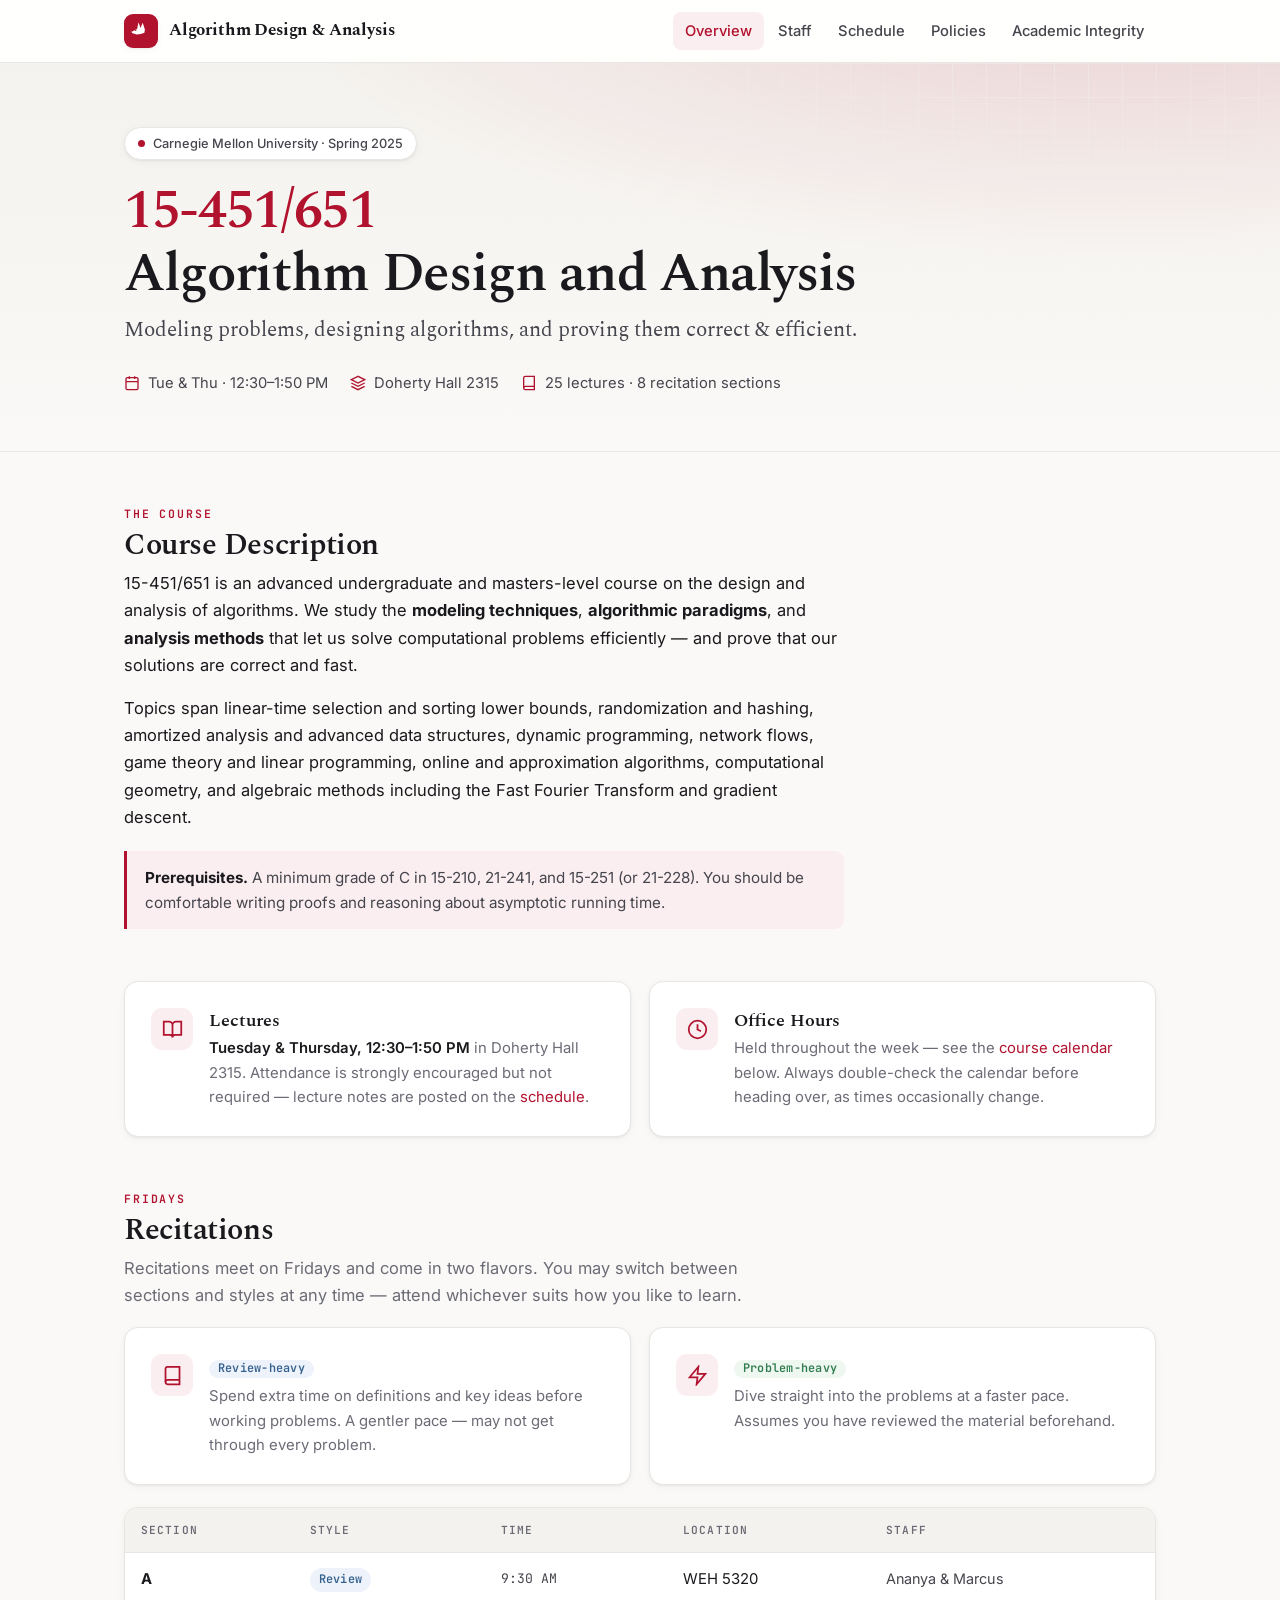
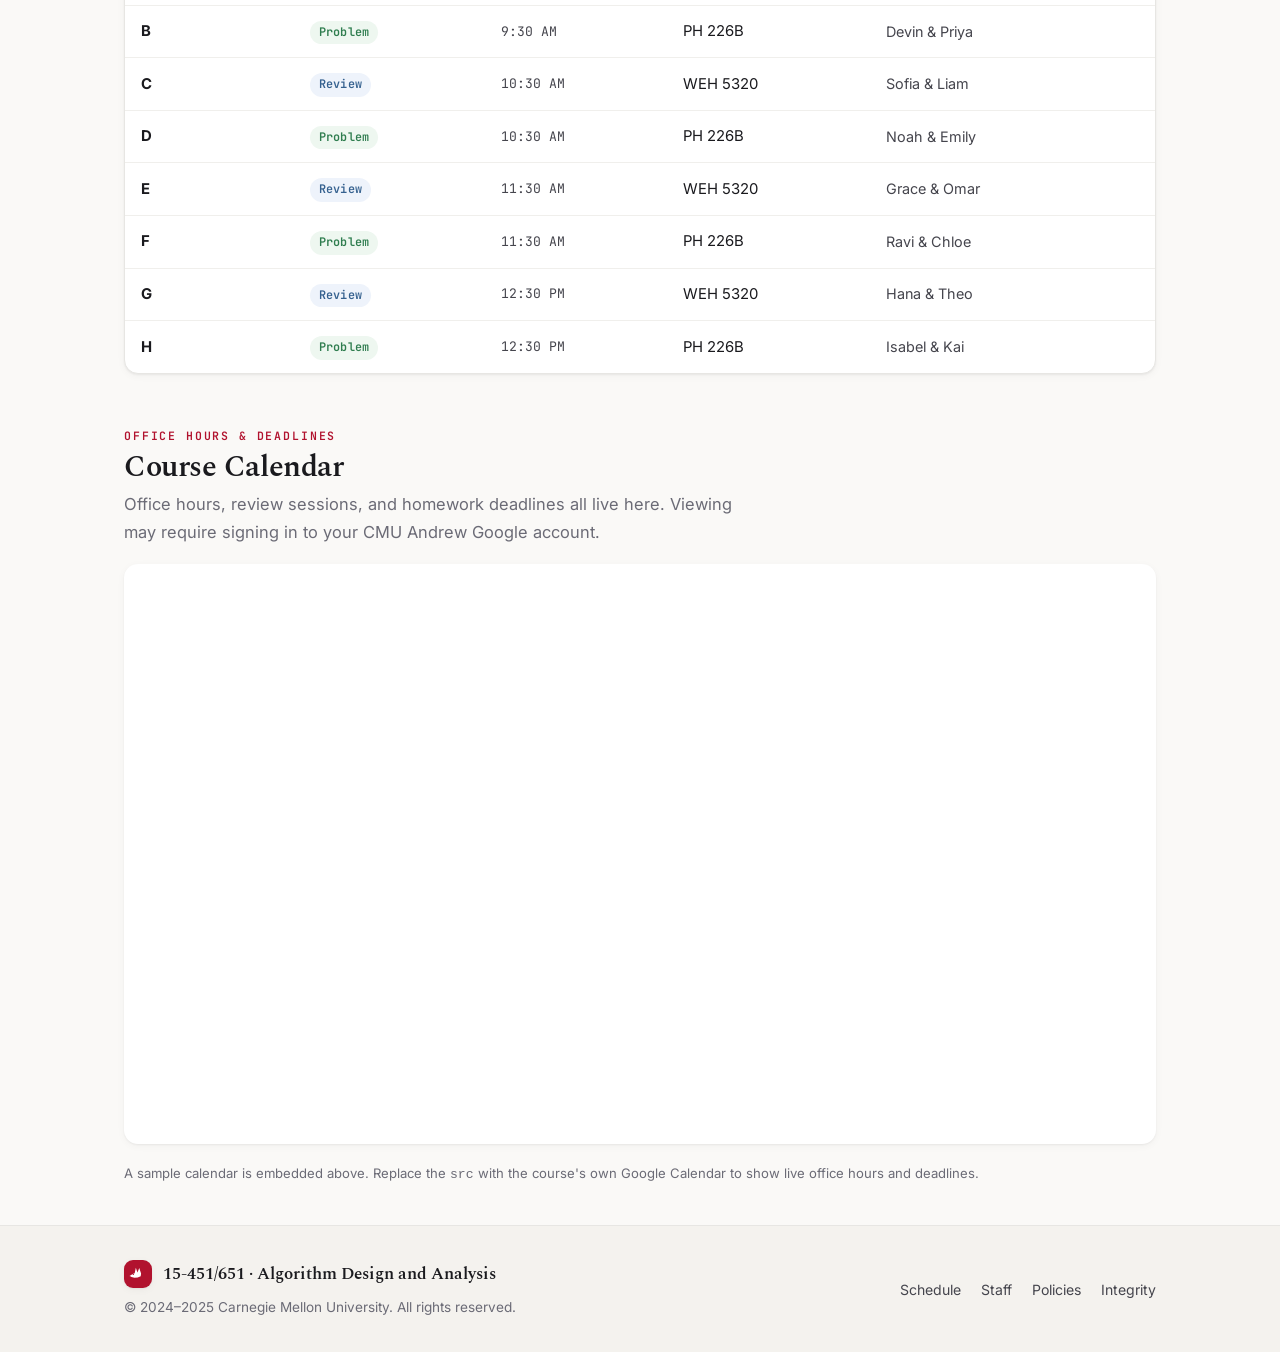
<file: index.html>
<!DOCTYPE html>
<html lang="en">
<head>
<meta charset="UTF-8" />
<meta name="viewport" content="width=device-width, initial-scale=1.0" />
<title>15-451/651: Algorithm Design and Analysis — Spring 2025</title>
<meta name="description" content="15-451/651 Algorithm Design and Analysis at Carnegie Mellon University. Lectures, recitations, schedule, and course notes." />
<link rel="preconnect" href="https://fonts.googleapis.com" />
<link rel="preconnect" href="https://fonts.gstatic.com" crossorigin />
<link href="https://fonts.googleapis.com/css2?family=Spectral:ital,wght@0,400;0,500;0,600;0,700;1,400&family=Inter:wght@400;500;600;700&family=JetBrains+Mono:wght@500;600&display=swap" rel="stylesheet" />
<link rel="stylesheet" href="styles.css" />
</head>
<body>

<!-- ===== NAV ===== -->
<header class="nav">
  <div class="nav__inner">
    <a class="nav__brand" href="index.html">
      <span class="nav__mark"><svg class="fox-icon" viewBox="0 0 24 24" fill="currentColor" aria-hidden="true"><path fill-rule="evenodd" d="M1.8 13.7L8.4 10.3L9.9 3.5L11.9 9.4L14.2 3.9L16.5 10.8L16 14.2L12.3 15.7L8.1 16.1L4.4 15ZM6.1 11.7a0.8 0.8 0 1 0 1.6 0a0.8 0.8 0 1 0-1.6 0ZM1.88 13.5a0.62 0.62 0 1 0 1.24 0a0.62 0.62 0 1 0-1.24 0Z"/></svg></span>
      <span>Algorithm Design &amp; Analysis</span>
    </a>
    <button class="nav__toggle" aria-label="Menu" aria-expanded="false">
      <svg width="18" height="18" viewBox="0 0 24 24" fill="none" stroke="currentColor" stroke-width="2"><path d="M3 6h18M3 12h18M3 18h18"/></svg>
    </button>
    <nav class="nav__links">
      <a href="index.html" class="active">Overview</a>
      <a href="staff.html">Staff</a>
      <a href="schedule.html">Schedule</a>
      <a href="policies.html">Policies</a>
      <a href="integrity.html">Academic Integrity</a>
    </nav>
  </div>
</header>

<!-- ===== HERO ===== -->
<div class="hero">
  <div class="hero__grid-lines"></div>
  <div class="hero__inner">
    <span class="hero__badge"><span class="dot"></span>Carnegie Mellon University · Spring 2025</span>
    <h1><span class="hero__course-no">15-451/651</span><br/>Algorithm Design and Analysis</h1>
    <p class="hero__sub">Modeling problems, designing algorithms, and proving them correct &amp; efficient.</p>
    <div class="hero__meta">
      <span><svg viewBox="0 0 24 24" fill="none" stroke="currentColor" stroke-width="2"><rect x="3" y="4" width="18" height="18" rx="2"/><path d="M16 2v4M8 2v4M3 10h18"/></svg>Tue &amp; Thu · 12:30–1:50 PM</span>
      <span><svg viewBox="0 0 24 24" fill="none" stroke="currentColor" stroke-width="2"><path d="M12 2 2 7l10 5 10-5-10-5zM2 17l10 5 10-5M2 12l10 5 10-5"/></svg>Doherty Hall 2315</span>
      <span><svg viewBox="0 0 24 24" fill="none" stroke="currentColor" stroke-width="2"><path d="M4 19.5A2.5 2.5 0 0 1 6.5 17H20"/><path d="M6.5 2H20v20H6.5A2.5 2.5 0 0 1 4 19.5v-15A2.5 2.5 0 0 1 6.5 2z"/></svg>25 lectures · 8 recitation sections</span>
    </div>
  </div>
</div>

<main class="wrap">

  <!-- Course description -->
  <section class="reveal">
    <p class="section-eyebrow">The Course</p>
    <h2 class="section-title">Course Description</h2>
    <div class="prose">
      <p>15-451/651 is an advanced undergraduate and masters-level course on the design and
      analysis of algorithms. We study the <strong>modeling techniques</strong>, <strong>algorithmic
      paradigms</strong>, and <strong>analysis methods</strong> that let us solve computational problems
      efficiently — and prove that our solutions are correct and fast.</p>
      <p>Topics span linear-time selection and sorting lower bounds, randomization and hashing,
      amortized analysis and advanced data structures, dynamic programming, network flows, game
      theory and linear programming, online and approximation algorithms, computational geometry,
      and algebraic methods including the Fast Fourier Transform and gradient descent.</p>
      <div class="callout">
        <strong>Prerequisites.</strong> A minimum grade of C in 15-210, 21-241, and 15-251 (or 21-228).
        You should be comfortable writing proofs and reasoning about asymptotic running time.
      </div>
    </div>
  </section>

  <!-- Quick facts grid -->
  <section class="reveal">
    <div class="grid grid-2">
      <div class="card info-card">
        <div class="info-card__icon"><svg viewBox="0 0 24 24" fill="none" stroke="currentColor" stroke-width="2"><path d="M2 3h6a4 4 0 0 1 4 4v14a3 3 0 0 0-3-3H2zM22 3h-6a4 4 0 0 0-4 4v14a3 3 0 0 1 3-3h7z"/></svg></div>
        <div>
          <h3>Lectures</h3>
          <p><strong>Tuesday &amp; Thursday, 12:30–1:50 PM</strong> in Doherty Hall 2315.
          Attendance is strongly encouraged but not required — lecture notes are posted on the
          <a href="schedule.html">schedule</a>.</p>
        </div>
      </div>
      <div class="card info-card">
        <div class="info-card__icon"><svg viewBox="0 0 24 24" fill="none" stroke="currentColor" stroke-width="2"><circle cx="12" cy="12" r="10"/><path d="M12 6v6l4 2"/></svg></div>
        <div>
          <h3>Office Hours</h3>
          <p>Held throughout the week — see the <a href="#calendar">course calendar</a> below.
          Always double-check the calendar before heading over, as times occasionally change.</p>
        </div>
      </div>
    </div>
  </section>

  <!-- Recitations -->
  <section class="reveal">
    <p class="section-eyebrow">Fridays</p>
    <h2 class="section-title">Recitations</h2>
    <p class="section-lead">Recitations meet on Fridays and come in two flavors. You may switch
      between sections and styles at any time — attend whichever suits how you like to learn.</p>

    <div class="grid grid-2" style="margin:18px 0 22px;">
      <div class="card info-card">
        <div class="info-card__icon"><svg viewBox="0 0 24 24" fill="none" stroke="currentColor" stroke-width="2"><path d="M4 19.5A2.5 2.5 0 0 1 6.5 17H20"/><path d="M6.5 2H20v20H6.5A2.5 2.5 0 0 1 4 19.5v-15A2.5 2.5 0 0 1 6.5 2z"/></svg></div>
        <div><h3><span class="tag tag--review">Review-heavy</span></h3>
          <p style="margin-top:6px;">Spend extra time on definitions and key ideas before working
          problems. A gentler pace — may not get through every problem.</p></div>
      </div>
      <div class="card info-card">
        <div class="info-card__icon"><svg viewBox="0 0 24 24" fill="none" stroke="currentColor" stroke-width="2"><path d="M13 2 3 14h9l-1 8 10-12h-9l1-8z"/></svg></div>
        <div><h3><span class="tag tag--problem">Problem-heavy</span></h3>
          <p style="margin-top:6px;">Dive straight into the problems at a faster pace. Assumes you
          have reviewed the material beforehand.</p></div>
      </div>
    </div>

    <div class="table-wrap">
      <table>
        <thead>
          <tr><th>Section</th><th>Style</th><th>Time</th><th>Location</th><th>Staff</th></tr>
        </thead>
        <tbody>
          <tr><td><strong>A</strong></td><td><span class="tag tag--review">Review</span></td><td class="lec-date">9:30 AM</td><td>WEH 5320</td><td class="rec-staff">Ananya &amp; Marcus</td></tr>
          <tr><td><strong>B</strong></td><td><span class="tag tag--problem">Problem</span></td><td class="lec-date">9:30 AM</td><td>PH 226B</td><td class="rec-staff">Devin &amp; Priya</td></tr>
          <tr><td><strong>C</strong></td><td><span class="tag tag--review">Review</span></td><td class="lec-date">10:30 AM</td><td>WEH 5320</td><td class="rec-staff">Sofia &amp; Liam</td></tr>
          <tr><td><strong>D</strong></td><td><span class="tag tag--problem">Problem</span></td><td class="lec-date">10:30 AM</td><td>PH 226B</td><td class="rec-staff">Noah &amp; Emily</td></tr>
          <tr><td><strong>E</strong></td><td><span class="tag tag--review">Review</span></td><td class="lec-date">11:30 AM</td><td>WEH 5320</td><td class="rec-staff">Grace &amp; Omar</td></tr>
          <tr><td><strong>F</strong></td><td><span class="tag tag--problem">Problem</span></td><td class="lec-date">11:30 AM</td><td>PH 226B</td><td class="rec-staff">Ravi &amp; Chloe</td></tr>
          <tr><td><strong>G</strong></td><td><span class="tag tag--review">Review</span></td><td class="lec-date">12:30 PM</td><td>WEH 5320</td><td class="rec-staff">Hana &amp; Theo</td></tr>
          <tr><td><strong>H</strong></td><td><span class="tag tag--problem">Problem</span></td><td class="lec-date">12:30 PM</td><td>PH 226B</td><td class="rec-staff">Isabel &amp; Kai</td></tr>
        </tbody>
      </table>
    </div>
  </section>

  <!-- Calendar -->
  <section class="reveal" id="calendar">
    <p class="section-eyebrow">Office Hours &amp; Deadlines</p>
    <h2 class="section-title">Course Calendar</h2>
    <p class="section-lead">Office hours, review sessions, and homework deadlines all live here.
      Viewing may require signing in to your CMU Andrew Google account.</p>
    <div style="margin-top:18px;">
      <iframe class="cal-frame" title="Course calendar"
        src="https://calendar.google.com/calendar/embed?src=en.usa%23holiday%40group.v.calendar.google.com&mode=WEEK&ctz=America/New_York"
        loading="lazy"></iframe>
      <p style="font-size:.82rem;color:var(--muted);margin-top:10px;">
        A sample calendar is embedded above. Replace the <code>src</code> with the course's own
        Google Calendar to show live office hours and deadlines.</p>
    </div>
  </section>

</main>

<!-- ===== FOOTER ===== -->
<footer class="footer">
  <div class="footer__inner">
    <div>
      <div class="footer__brand"><span class="nav__mark" style="width:28px;height:28px;font-size:.66rem;"><svg class="fox-icon" viewBox="0 0 24 24" fill="currentColor" aria-hidden="true"><path fill-rule="evenodd" d="M1.8 13.7L8.4 10.3L9.9 3.5L11.9 9.4L14.2 3.9L16.5 10.8L16 14.2L12.3 15.7L8.1 16.1L4.4 15ZM6.1 11.7a0.8 0.8 0 1 0 1.6 0a0.8 0.8 0 1 0-1.6 0ZM1.88 13.5a0.62 0.62 0 1 0 1.24 0a0.62 0.62 0 1 0-1.24 0Z"/></svg></span> 15-451/651 · Algorithm Design and Analysis</div>
      <p style="margin-top:8px;">© 2024–2025 Carnegie Mellon University. All rights reserved.</p>
    </div>
    <div class="footer__links">
      <a href="schedule.html">Schedule</a>
      <a href="staff.html">Staff</a>
      <a href="policies.html">Policies</a>
      <a href="integrity.html">Integrity</a>
    </div>
  </div>
</footer>

<script src="site.js"></script>
</body>
</html>
</file>
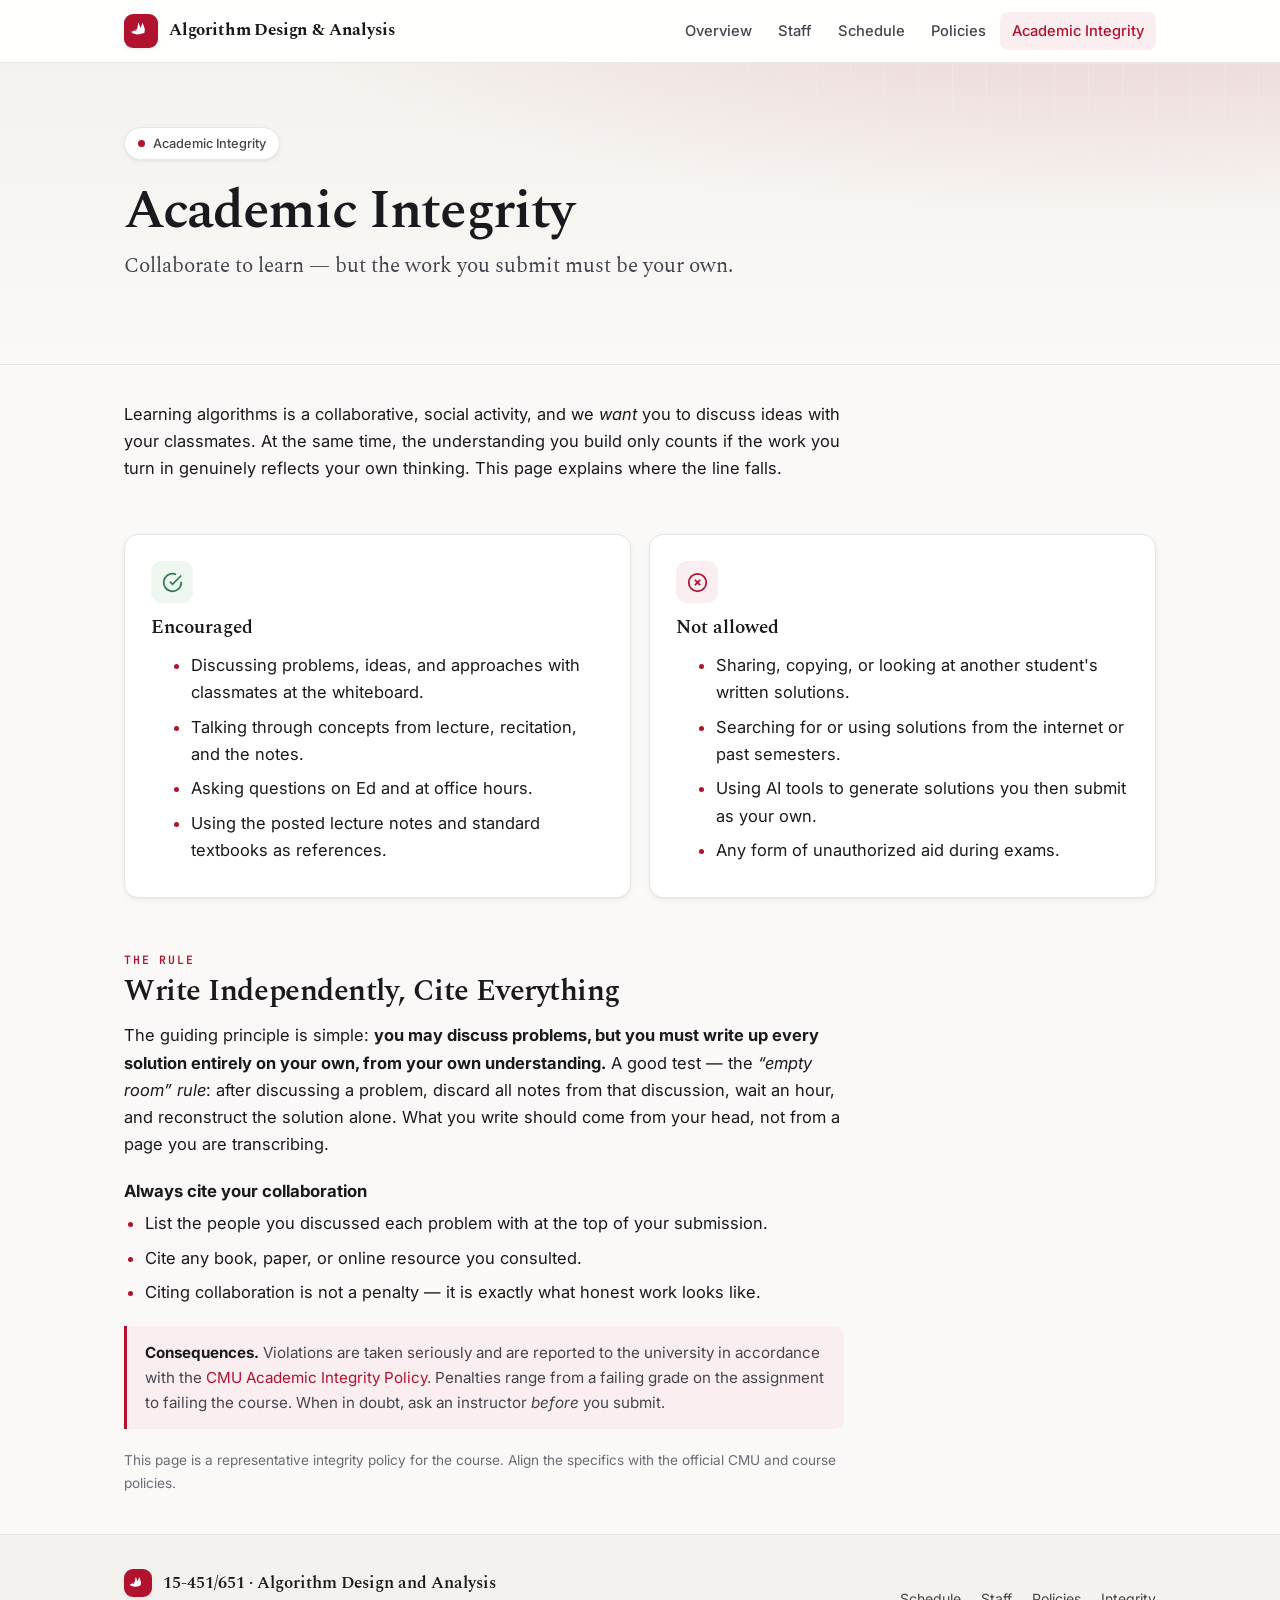
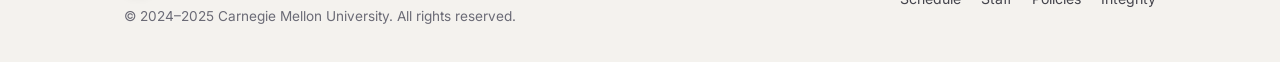
<file: integrity.html>
<!DOCTYPE html>
<html lang="en">
<head>
<meta charset="UTF-8" />
<meta name="viewport" content="width=device-width, initial-scale=1.0" />
<title>Academic Integrity — 15-451/651 Algorithm Design and Analysis</title>
<meta name="description" content="Academic integrity and collaboration policy for 15-451/651." />
<link rel="preconnect" href="https://fonts.googleapis.com" />
<link rel="preconnect" href="https://fonts.gstatic.com" crossorigin />
<link href="https://fonts.googleapis.com/css2?family=Spectral:ital,wght@0,400;0,500;0,600;0,700;1,400&family=Inter:wght@400;500;600;700&family=JetBrains+Mono:wght@500;600&display=swap" rel="stylesheet" />
<link rel="stylesheet" href="styles.css" />
</head>
<body>

<header class="nav">
  <div class="nav__inner">
    <a class="nav__brand" href="index.html"><span class="nav__mark"><svg class="fox-icon" viewBox="0 0 24 24" fill="currentColor" aria-hidden="true"><path fill-rule="evenodd" d="M1.8 13.7L8.4 10.3L9.9 3.5L11.9 9.4L14.2 3.9L16.5 10.8L16 14.2L12.3 15.7L8.1 16.1L4.4 15ZM6.1 11.7a0.8 0.8 0 1 0 1.6 0a0.8 0.8 0 1 0-1.6 0ZM1.88 13.5a0.62 0.62 0 1 0 1.24 0a0.62 0.62 0 1 0-1.24 0Z"/></svg></span><span>Algorithm Design &amp; Analysis</span></a>
    <button class="nav__toggle" aria-label="Menu" aria-expanded="false">
      <svg width="18" height="18" viewBox="0 0 24 24" fill="none" stroke="currentColor" stroke-width="2"><path d="M3 6h18M3 12h18M3 18h18"/></svg>
    </button>
    <nav class="nav__links">
      <a href="index.html">Overview</a>
      <a href="staff.html">Staff</a>
      <a href="schedule.html">Schedule</a>
      <a href="policies.html">Policies</a>
      <a href="integrity.html" class="active">Academic Integrity</a>
    </nav>
  </div>
</header>

<div class="hero">
  <div class="hero__grid-lines"></div>
  <div class="hero__inner">
    <span class="hero__badge"><span class="dot"></span>Academic Integrity</span>
    <h1>Academic Integrity</h1>
    <p class="hero__sub">Collaborate to learn — but the work you submit must be your own.</p>
  </div>
</div>

<main class="wrap">

  <section class="reveal" style="margin-top:36px;">
    <div class="prose">
      <p>Learning algorithms is a collaborative, social activity, and we <em>want</em> you to discuss
      ideas with your classmates. At the same time, the understanding you build only counts if the
      work you turn in genuinely reflects your own thinking. This page explains where the line falls.</p>
    </div>
  </section>

  <section class="reveal">
    <div class="grid grid-2">
      <div class="card">
        <div class="info-card__icon" style="background:#eef7f0;color:#2f7d4f;margin-bottom:14px;">
          <svg viewBox="0 0 24 24" fill="none" stroke="currentColor" stroke-width="2"><path d="M22 11.08V12a10 10 0 1 1-5.93-9.14"/><path d="M22 4 12 14.01l-3-3"/></svg>
        </div>
        <h3 style="margin:0 0 12px;">Encouraged</h3>
        <ul class="prose" style="margin:0;">
          <li>Discussing problems, ideas, and approaches with classmates at the whiteboard.</li>
          <li>Talking through concepts from lecture, recitation, and the notes.</li>
          <li>Asking questions on Ed and at office hours.</li>
          <li>Using the posted lecture notes and standard textbooks as references.</li>
        </ul>
      </div>
      <div class="card">
        <div class="info-card__icon" style="background:var(--red-tint);color:var(--red);margin-bottom:14px;">
          <svg viewBox="0 0 24 24" fill="none" stroke="currentColor" stroke-width="2"><circle cx="12" cy="12" r="10"/><path d="M15 9l-6 6M9 9l6 6"/></svg>
        </div>
        <h3 style="margin:0 0 12px;">Not allowed</h3>
        <ul class="prose" style="margin:0;">
          <li>Sharing, copying, or looking at another student's written solutions.</li>
          <li>Searching for or using solutions from the internet or past semesters.</li>
          <li>Using AI tools to generate solutions you then submit as your own.</li>
          <li>Any form of unauthorized aid during exams.</li>
        </ul>
      </div>
    </div>
  </section>

  <section class="reveal">
    <div class="prose">
      <p class="section-eyebrow">The Rule</p>
      <h2 class="section-title" style="margin-bottom:12px;">Write Independently, Cite Everything</h2>
      <p>The guiding principle is simple: <strong>you may discuss problems, but you must write up
      every solution entirely on your own, from your own understanding.</strong> A good test — the
      <em>“empty room” rule</em>: after discussing a problem, discard all notes from that discussion,
      wait an hour, and reconstruct the solution alone. What you write should come from your head, not
      from a page you are transcribing.</p>
      <h4>Always cite your collaboration</h4>
      <ul>
        <li>List the people you discussed each problem with at the top of your submission.</li>
        <li>Cite any book, paper, or online resource you consulted.</li>
        <li>Citing collaboration is not a penalty — it is exactly what honest work looks like.</li>
      </ul>
      <div class="callout">
        <strong>Consequences.</strong> Violations are taken seriously and are reported to the
        university in accordance with the
        <a href="https://www.cmu.edu/policies/student-and-student-life/academic-integrity.html" target="_blank" rel="noopener">CMU Academic Integrity Policy</a>.
        Penalties range from a failing grade on the assignment to failing the course. When in doubt,
        ask an instructor <em>before</em> you submit.
      </div>
      <p style="font-size:.85rem;color:var(--muted);margin-top:8px;">This page is a representative
      integrity policy for the course. Align the specifics with the official CMU and course policies.</p>
    </div>
  </section>

</main>

<footer class="footer">
  <div class="footer__inner">
    <div>
      <div class="footer__brand"><span class="nav__mark" style="width:28px;height:28px;font-size:.66rem;"><svg class="fox-icon" viewBox="0 0 24 24" fill="currentColor" aria-hidden="true"><path fill-rule="evenodd" d="M1.8 13.7L8.4 10.3L9.9 3.5L11.9 9.4L14.2 3.9L16.5 10.8L16 14.2L12.3 15.7L8.1 16.1L4.4 15ZM6.1 11.7a0.8 0.8 0 1 0 1.6 0a0.8 0.8 0 1 0-1.6 0ZM1.88 13.5a0.62 0.62 0 1 0 1.24 0a0.62 0.62 0 1 0-1.24 0Z"/></svg></span> 15-451/651 · Algorithm Design and Analysis</div>
      <p style="margin-top:8px;">© 2024–2025 Carnegie Mellon University. All rights reserved.</p>
    </div>
    <div class="footer__links">
      <a href="schedule.html">Schedule</a><a href="staff.html">Staff</a><a href="policies.html">Policies</a><a href="integrity.html">Integrity</a>
    </div>
  </div>
</footer>

<script src="site.js"></script>
</body>
</html>
</file>
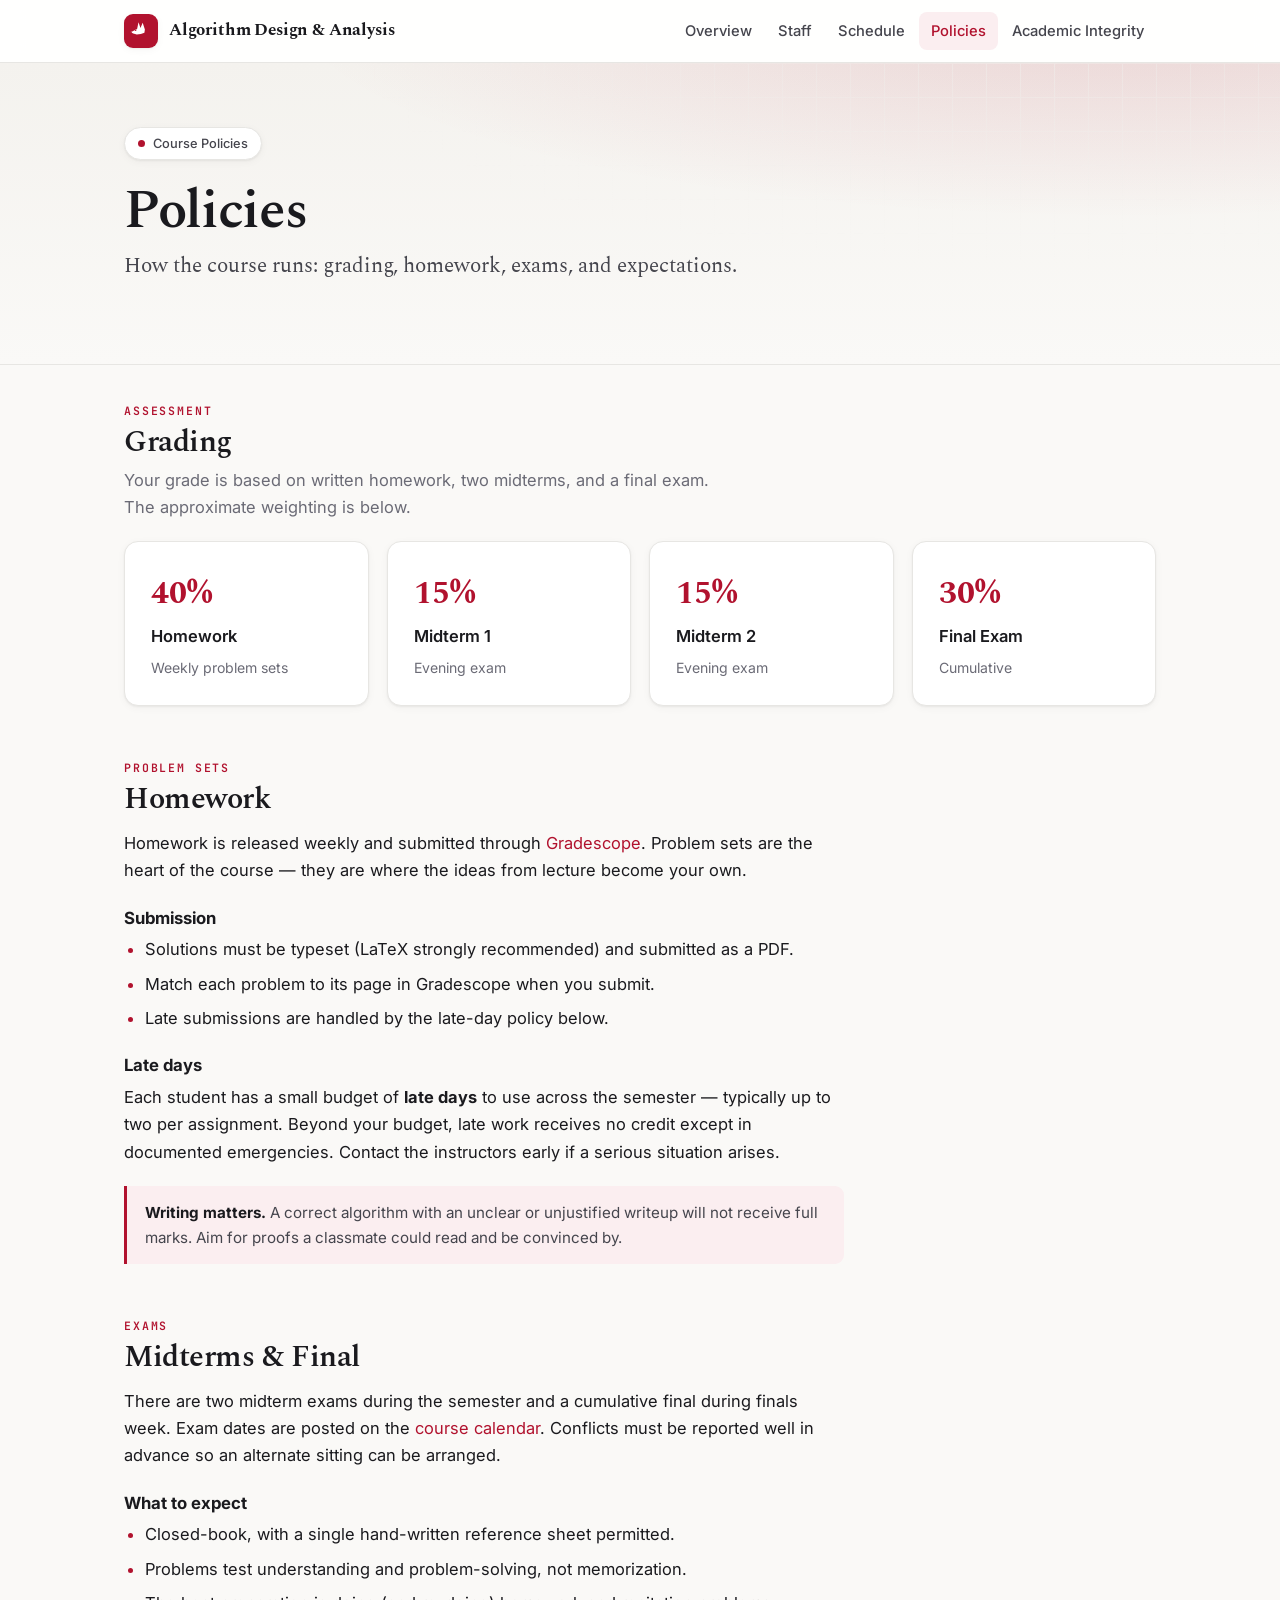
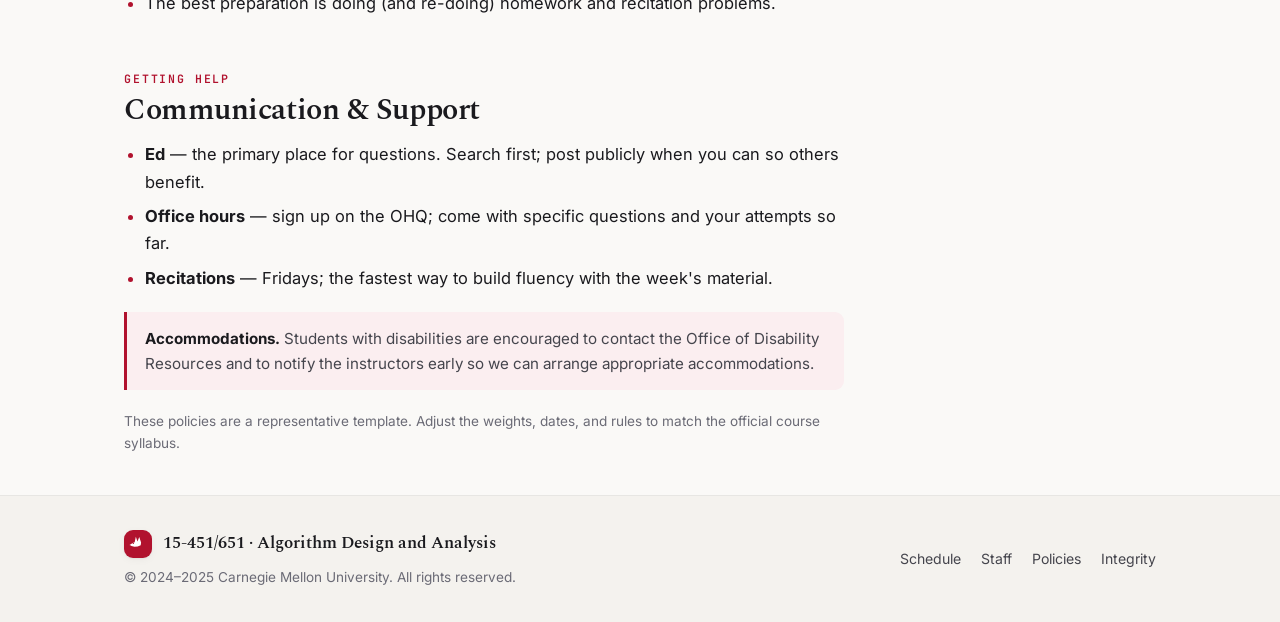
<file: policies.html>
<!DOCTYPE html>
<html lang="en">
<head>
<meta charset="UTF-8" />
<meta name="viewport" content="width=device-width, initial-scale=1.0" />
<title>Policies — 15-451/651 Algorithm Design and Analysis</title>
<meta name="description" content="Grading, homework, exams, and course policies for 15-451/651." />
<link rel="preconnect" href="https://fonts.googleapis.com" />
<link rel="preconnect" href="https://fonts.gstatic.com" crossorigin />
<link href="https://fonts.googleapis.com/css2?family=Spectral:ital,wght@0,400;0,500;0,600;0,700;1,400&family=Inter:wght@400;500;600;700&family=JetBrains+Mono:wght@500;600&display=swap" rel="stylesheet" />
<link rel="stylesheet" href="styles.css" />
</head>
<body>

<header class="nav">
  <div class="nav__inner">
    <a class="nav__brand" href="index.html"><span class="nav__mark"><svg class="fox-icon" viewBox="0 0 24 24" fill="currentColor" aria-hidden="true"><path fill-rule="evenodd" d="M1.8 13.7L8.4 10.3L9.9 3.5L11.9 9.4L14.2 3.9L16.5 10.8L16 14.2L12.3 15.7L8.1 16.1L4.4 15ZM6.1 11.7a0.8 0.8 0 1 0 1.6 0a0.8 0.8 0 1 0-1.6 0ZM1.88 13.5a0.62 0.62 0 1 0 1.24 0a0.62 0.62 0 1 0-1.24 0Z"/></svg></span><span>Algorithm Design &amp; Analysis</span></a>
    <button class="nav__toggle" aria-label="Menu" aria-expanded="false">
      <svg width="18" height="18" viewBox="0 0 24 24" fill="none" stroke="currentColor" stroke-width="2"><path d="M3 6h18M3 12h18M3 18h18"/></svg>
    </button>
    <nav class="nav__links">
      <a href="index.html">Overview</a>
      <a href="staff.html">Staff</a>
      <a href="schedule.html">Schedule</a>
      <a href="policies.html" class="active">Policies</a>
      <a href="integrity.html">Academic Integrity</a>
    </nav>
  </div>
</header>

<div class="hero">
  <div class="hero__grid-lines"></div>
  <div class="hero__inner">
    <span class="hero__badge"><span class="dot"></span>Course Policies</span>
    <h1>Policies</h1>
    <p class="hero__sub">How the course runs: grading, homework, exams, and expectations.</p>
  </div>
</div>

<main class="wrap">

  <section class="reveal" style="margin-top:36px;">
    <p class="section-eyebrow">Assessment</p>
    <h2 class="section-title">Grading</h2>
    <p class="section-lead">Your grade is based on written homework, two midterms, and a final exam.
      The approximate weighting is below.</p>
    <div class="grid grid-4" style="margin-top:20px;">
      <div class="card"><div style="font-family:var(--font-serif);font-size:2rem;color:var(--red);font-weight:700;">40%</div><div style="font-weight:600;margin-top:2px;">Homework</div><p style="color:var(--muted);font-size:.88rem;margin:6px 0 0;">Weekly problem sets</p></div>
      <div class="card"><div style="font-family:var(--font-serif);font-size:2rem;color:var(--red);font-weight:700;">15%</div><div style="font-weight:600;margin-top:2px;">Midterm 1</div><p style="color:var(--muted);font-size:.88rem;margin:6px 0 0;">Evening exam</p></div>
      <div class="card"><div style="font-family:var(--font-serif);font-size:2rem;color:var(--red);font-weight:700;">15%</div><div style="font-weight:600;margin-top:2px;">Midterm 2</div><p style="color:var(--muted);font-size:.88rem;margin:6px 0 0;">Evening exam</p></div>
      <div class="card"><div style="font-family:var(--font-serif);font-size:2rem;color:var(--red);font-weight:700;">30%</div><div style="font-weight:600;margin-top:2px;">Final Exam</div><p style="color:var(--muted);font-size:.88rem;margin:6px 0 0;">Cumulative</p></div>
    </div>
  </section>

  <section class="reveal">
    <div class="prose">
      <p class="section-eyebrow">Problem Sets</p>
      <h2 class="section-title" style="margin-bottom:12px;">Homework</h2>
      <p>Homework is released weekly and submitted through <a href="https://gradescope.com" target="_blank" rel="noopener">Gradescope</a>.
      Problem sets are the heart of the course — they are where the ideas from lecture become your own.</p>
      <h4>Submission</h4>
      <ul>
        <li>Solutions must be typeset (LaTeX strongly recommended) and submitted as a PDF.</li>
        <li>Match each problem to its page in Gradescope when you submit.</li>
        <li>Late submissions are handled by the late-day policy below.</li>
      </ul>
      <h4>Late days</h4>
      <p>Each student has a small budget of <strong>late days</strong> to use across the semester —
      typically up to two per assignment. Beyond your budget, late work receives no credit except in
      documented emergencies. Contact the instructors early if a serious situation arises.</p>
      <div class="callout">
        <strong>Writing matters.</strong> A correct algorithm with an unclear or unjustified writeup
        will not receive full marks. Aim for proofs a classmate could read and be convinced by.
      </div>
    </div>
  </section>

  <section class="reveal">
    <div class="prose">
      <p class="section-eyebrow">Exams</p>
      <h2 class="section-title" style="margin-bottom:12px;">Midterms &amp; Final</h2>
      <p>There are two midterm exams during the semester and a cumulative final during finals week.
      Exam dates are posted on the <a href="index.html#calendar">course calendar</a>. Conflicts must
      be reported well in advance so an alternate sitting can be arranged.</p>
      <h4>What to expect</h4>
      <ul>
        <li>Closed-book, with a single hand-written reference sheet permitted.</li>
        <li>Problems test understanding and problem-solving, not memorization.</li>
        <li>The best preparation is doing (and re-doing) homework and recitation problems.</li>
      </ul>
    </div>
  </section>

  <section class="reveal">
    <div class="prose">
      <p class="section-eyebrow">Getting Help</p>
      <h2 class="section-title" style="margin-bottom:12px;">Communication &amp; Support</h2>
      <ul>
        <li><strong>Ed</strong> — the primary place for questions. Search first; post publicly when you can so others benefit.</li>
        <li><strong>Office hours</strong> — sign up on the OHQ; come with specific questions and your attempts so far.</li>
        <li><strong>Recitations</strong> — Fridays; the fastest way to build fluency with the week's material.</li>
      </ul>
      <div class="callout">
        <strong>Accommodations.</strong> Students with disabilities are encouraged to contact the
        Office of Disability Resources and to notify the instructors early so we can arrange
        appropriate accommodations.
      </div>
      <p style="font-size:.85rem;color:var(--muted);margin-top:8px;">These policies are a representative
      template. Adjust the weights, dates, and rules to match the official course syllabus.</p>
    </div>
  </section>

</main>

<footer class="footer">
  <div class="footer__inner">
    <div>
      <div class="footer__brand"><span class="nav__mark" style="width:28px;height:28px;font-size:.66rem;"><svg class="fox-icon" viewBox="0 0 24 24" fill="currentColor" aria-hidden="true"><path fill-rule="evenodd" d="M1.8 13.7L8.4 10.3L9.9 3.5L11.9 9.4L14.2 3.9L16.5 10.8L16 14.2L12.3 15.7L8.1 16.1L4.4 15ZM6.1 11.7a0.8 0.8 0 1 0 1.6 0a0.8 0.8 0 1 0-1.6 0ZM1.88 13.5a0.62 0.62 0 1 0 1.24 0a0.62 0.62 0 1 0-1.24 0Z"/></svg></span> 15-451/651 · Algorithm Design and Analysis</div>
      <p style="margin-top:8px;">© 2024–2025 Carnegie Mellon University. All rights reserved.</p>
    </div>
    <div class="footer__links">
      <a href="schedule.html">Schedule</a><a href="staff.html">Staff</a><a href="policies.html">Policies</a><a href="integrity.html">Integrity</a>
    </div>
  </div>
</footer>

<script src="site.js"></script>
</body>
</html>
</file>
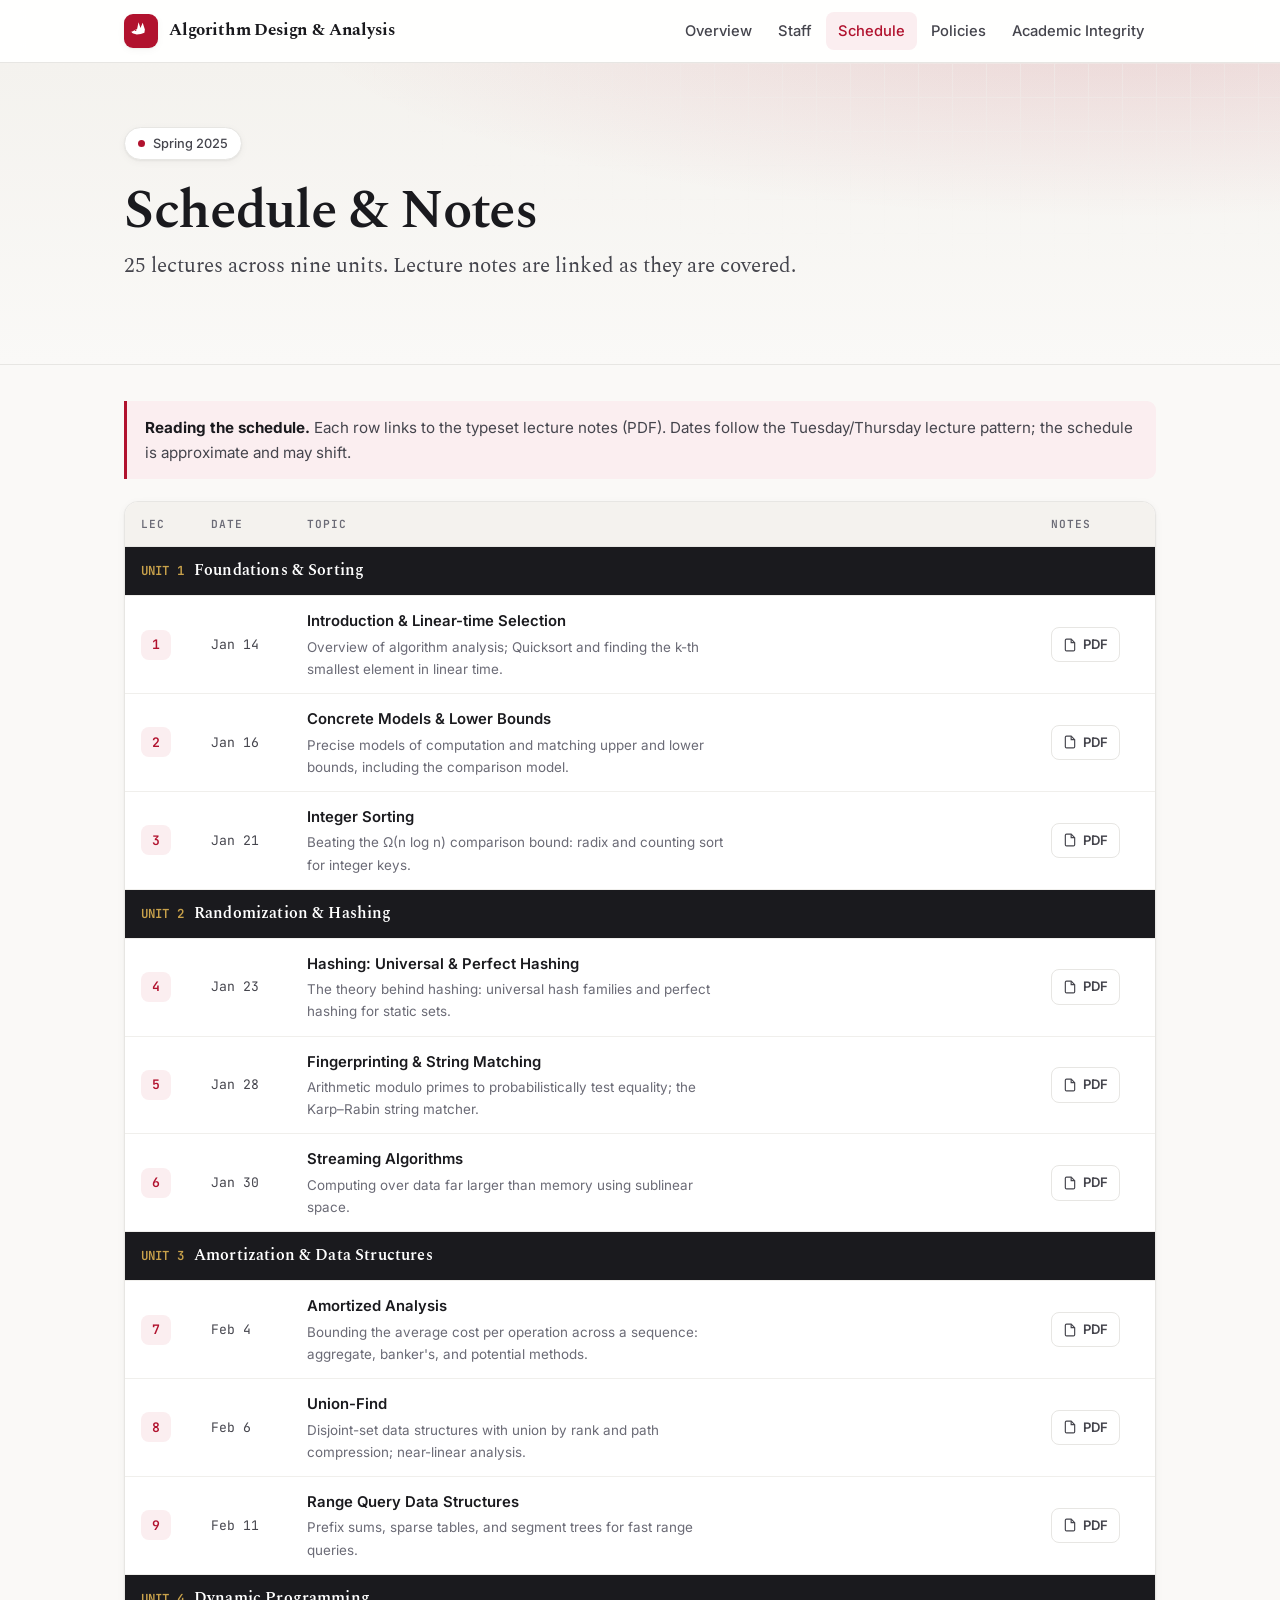
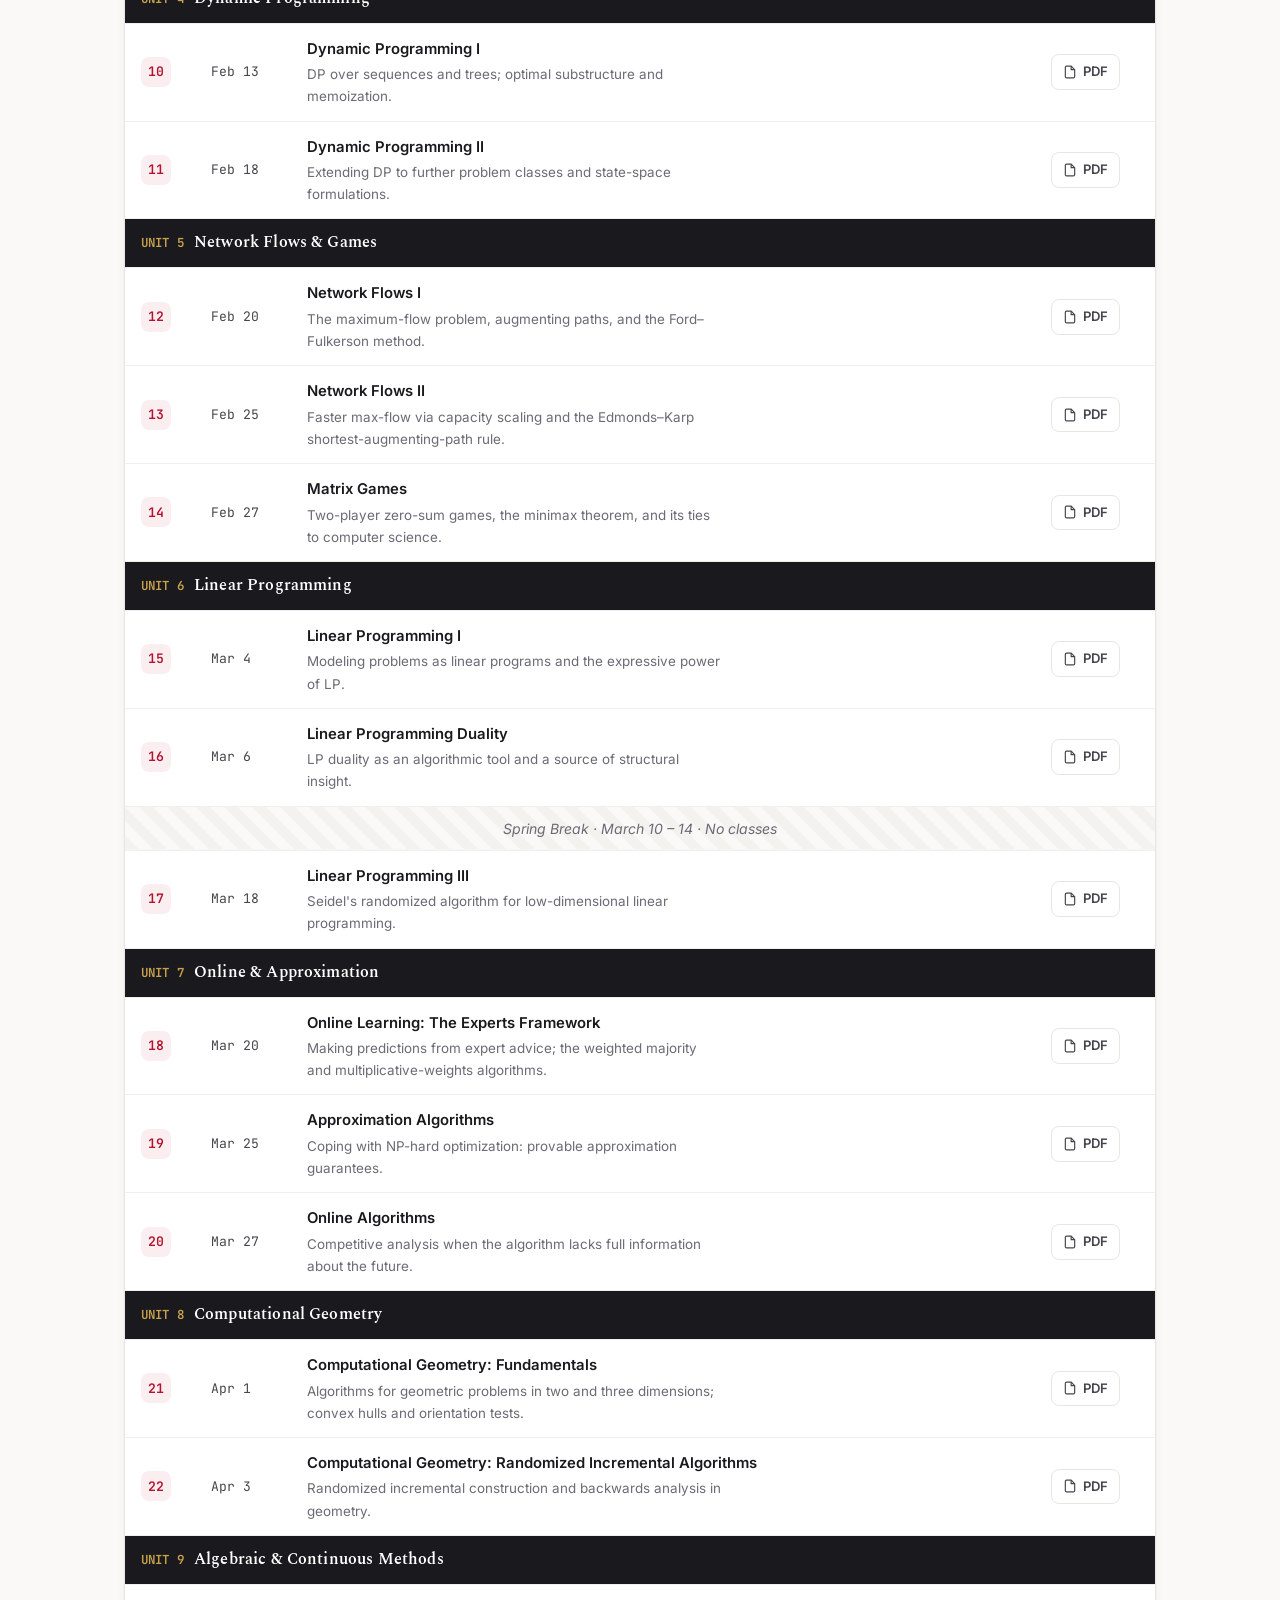
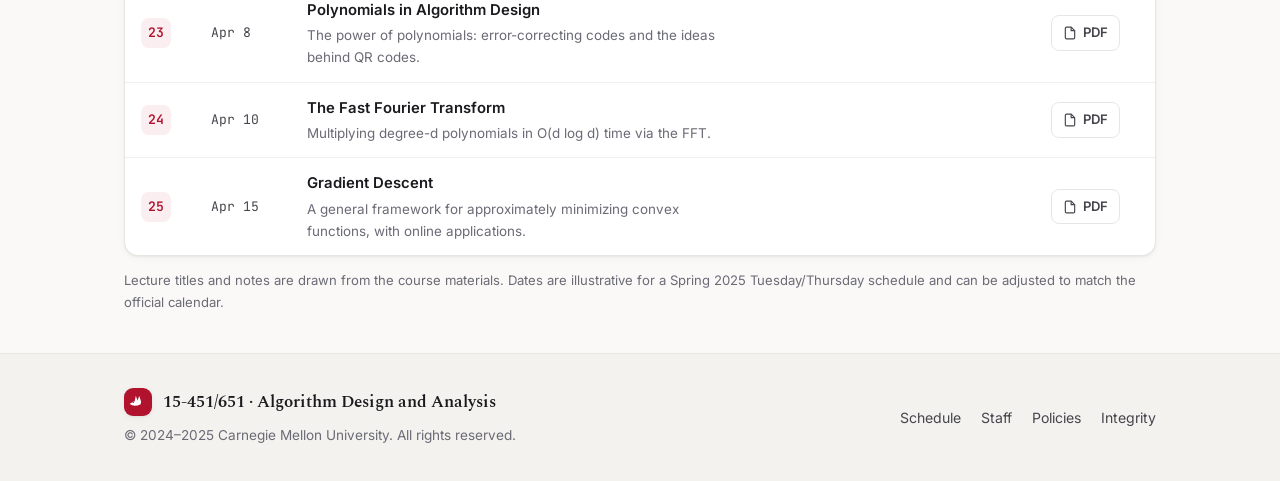
<file: schedule.html>
<!DOCTYPE html>
<html lang="en">
<head>
<meta charset="UTF-8" />
<meta name="viewport" content="width=device-width, initial-scale=1.0" />
<title>Schedule — 15-451/651 Algorithm Design and Analysis</title>
<meta name="description" content="Lecture schedule and course notes for 15-451/651 Algorithm Design and Analysis, Spring 2025." />
<link rel="preconnect" href="https://fonts.googleapis.com" />
<link rel="preconnect" href="https://fonts.gstatic.com" crossorigin />
<link href="https://fonts.googleapis.com/css2?family=Spectral:ital,wght@0,400;0,500;0,600;0,700;1,400&family=Inter:wght@400;500;600;700&family=JetBrains+Mono:wght@500;600&display=swap" rel="stylesheet" />
<link rel="stylesheet" href="styles.css" />
</head>
<body>

<header class="nav">
  <div class="nav__inner">
    <a class="nav__brand" href="index.html"><span class="nav__mark"><svg class="fox-icon" viewBox="0 0 24 24" fill="currentColor" aria-hidden="true"><path fill-rule="evenodd" d="M1.8 13.7L8.4 10.3L9.9 3.5L11.9 9.4L14.2 3.9L16.5 10.8L16 14.2L12.3 15.7L8.1 16.1L4.4 15ZM6.1 11.7a0.8 0.8 0 1 0 1.6 0a0.8 0.8 0 1 0-1.6 0ZM1.88 13.5a0.62 0.62 0 1 0 1.24 0a0.62 0.62 0 1 0-1.24 0Z"/></svg></span><span>Algorithm Design &amp; Analysis</span></a>
    <button class="nav__toggle" aria-label="Menu" aria-expanded="false">
      <svg width="18" height="18" viewBox="0 0 24 24" fill="none" stroke="currentColor" stroke-width="2"><path d="M3 6h18M3 12h18M3 18h18"/></svg>
    </button>
    <nav class="nav__links">
      <a href="index.html">Overview</a>
      <a href="staff.html">Staff</a>
      <a href="schedule.html" class="active">Schedule</a>
      <a href="policies.html">Policies</a>
      <a href="integrity.html">Academic Integrity</a>
    </nav>
  </div>
</header>

<div class="hero">
  <div class="hero__grid-lines"></div>
  <div class="hero__inner">
    <span class="hero__badge"><span class="dot"></span>Spring 2025</span>
    <h1>Schedule &amp; Notes</h1>
    <p class="hero__sub">25 lectures across nine units. Lecture notes are linked as they are covered.</p>
  </div>
</div>

<main class="wrap">
  <section class="reveal" style="margin-top:36px;">
    <div class="callout">
      <strong>Reading the schedule.</strong> Each row links to the typeset lecture notes (PDF).
      Dates follow the Tuesday/Thursday lecture pattern; the schedule is approximate and may shift.
    </div>

    <div class="table-wrap" style="margin-top:22px;">
      <table>
        <thead>
          <tr><th style="width:70px;">Lec</th><th style="width:96px;">Date</th><th>Topic</th><th style="width:120px;">Notes</th></tr>
        </thead>
        <tbody>

          <tr class="sched-unit"><td colspan="4"><span class="u-idx">UNIT 1</span>Foundations &amp; Sorting</td></tr>
          <tr>
            <td><span class="lec-no">1</span></td><td class="lec-date">Jan 14</td>
            <td><span class="lec-topic">Introduction &amp; Linear-time Selection</span><span class="lec-desc">Overview of algorithm analysis; Quicksort and finding the k-th smallest element in linear time.</span></td>
            <td><a class="pdf-link" href="lectures/lecture01.pdf" target="_blank"><svg viewBox="0 0 24 24" fill="none" stroke="currentColor" stroke-width="2"><path d="M14 2H6a2 2 0 0 0-2 2v16a2 2 0 0 0 2 2h12a2 2 0 0 0 2-2V8z"/><path d="M14 2v6h6"/></svg>PDF</a></td>
          </tr>
          <tr>
            <td><span class="lec-no">2</span></td><td class="lec-date">Jan 16</td>
            <td><span class="lec-topic">Concrete Models &amp; Lower Bounds</span><span class="lec-desc">Precise models of computation and matching upper and lower bounds, including the comparison model.</span></td>
            <td><a class="pdf-link" href="lectures/lecture02.pdf" target="_blank"><svg viewBox="0 0 24 24" fill="none" stroke="currentColor" stroke-width="2"><path d="M14 2H6a2 2 0 0 0-2 2v16a2 2 0 0 0 2 2h12a2 2 0 0 0 2-2V8z"/><path d="M14 2v6h6"/></svg>PDF</a></td>
          </tr>
          <tr>
            <td><span class="lec-no">3</span></td><td class="lec-date">Jan 21</td>
            <td><span class="lec-topic">Integer Sorting</span><span class="lec-desc">Beating the Ω(n log n) comparison bound: radix and counting sort for integer keys.</span></td>
            <td><a class="pdf-link" href="lectures/lecture03.pdf" target="_blank"><svg viewBox="0 0 24 24" fill="none" stroke="currentColor" stroke-width="2"><path d="M14 2H6a2 2 0 0 0-2 2v16a2 2 0 0 0 2 2h12a2 2 0 0 0 2-2V8z"/><path d="M14 2v6h6"/></svg>PDF</a></td>
          </tr>

          <tr class="sched-unit"><td colspan="4"><span class="u-idx">UNIT 2</span>Randomization &amp; Hashing</td></tr>
          <tr>
            <td><span class="lec-no">4</span></td><td class="lec-date">Jan 23</td>
            <td><span class="lec-topic">Hashing: Universal &amp; Perfect Hashing</span><span class="lec-desc">The theory behind hashing: universal hash families and perfect hashing for static sets.</span></td>
            <td><a class="pdf-link" href="lectures/lecture04.pdf" target="_blank"><svg viewBox="0 0 24 24" fill="none" stroke="currentColor" stroke-width="2"><path d="M14 2H6a2 2 0 0 0-2 2v16a2 2 0 0 0 2 2h12a2 2 0 0 0 2-2V8z"/><path d="M14 2v6h6"/></svg>PDF</a></td>
          </tr>
          <tr>
            <td><span class="lec-no">5</span></td><td class="lec-date">Jan 28</td>
            <td><span class="lec-topic">Fingerprinting &amp; String Matching</span><span class="lec-desc">Arithmetic modulo primes to probabilistically test equality; the Karp–Rabin string matcher.</span></td>
            <td><a class="pdf-link" href="lectures/lecture05.pdf" target="_blank"><svg viewBox="0 0 24 24" fill="none" stroke="currentColor" stroke-width="2"><path d="M14 2H6a2 2 0 0 0-2 2v16a2 2 0 0 0 2 2h12a2 2 0 0 0 2-2V8z"/><path d="M14 2v6h6"/></svg>PDF</a></td>
          </tr>
          <tr>
            <td><span class="lec-no">6</span></td><td class="lec-date">Jan 30</td>
            <td><span class="lec-topic">Streaming Algorithms</span><span class="lec-desc">Computing over data far larger than memory using sublinear space.</span></td>
            <td><a class="pdf-link" href="lectures/lecture06.pdf" target="_blank"><svg viewBox="0 0 24 24" fill="none" stroke="currentColor" stroke-width="2"><path d="M14 2H6a2 2 0 0 0-2 2v16a2 2 0 0 0 2 2h12a2 2 0 0 0 2-2V8z"/><path d="M14 2v6h6"/></svg>PDF</a></td>
          </tr>

          <tr class="sched-unit"><td colspan="4"><span class="u-idx">UNIT 3</span>Amortization &amp; Data Structures</td></tr>
          <tr>
            <td><span class="lec-no">7</span></td><td class="lec-date">Feb 4</td>
            <td><span class="lec-topic">Amortized Analysis</span><span class="lec-desc">Bounding the average cost per operation across a sequence: aggregate, banker's, and potential methods.</span></td>
            <td><a class="pdf-link" href="lectures/lecture07.pdf" target="_blank"><svg viewBox="0 0 24 24" fill="none" stroke="currentColor" stroke-width="2"><path d="M14 2H6a2 2 0 0 0-2 2v16a2 2 0 0 0 2 2h12a2 2 0 0 0 2-2V8z"/><path d="M14 2v6h6"/></svg>PDF</a></td>
          </tr>
          <tr>
            <td><span class="lec-no">8</span></td><td class="lec-date">Feb 6</td>
            <td><span class="lec-topic">Union-Find</span><span class="lec-desc">Disjoint-set data structures with union by rank and path compression; near-linear analysis.</span></td>
            <td><a class="pdf-link" href="lectures/lecture08.pdf" target="_blank"><svg viewBox="0 0 24 24" fill="none" stroke="currentColor" stroke-width="2"><path d="M14 2H6a2 2 0 0 0-2 2v16a2 2 0 0 0 2 2h12a2 2 0 0 0 2-2V8z"/><path d="M14 2v6h6"/></svg>PDF</a></td>
          </tr>
          <tr>
            <td><span class="lec-no">9</span></td><td class="lec-date">Feb 11</td>
            <td><span class="lec-topic">Range Query Data Structures</span><span class="lec-desc">Prefix sums, sparse tables, and segment trees for fast range queries.</span></td>
            <td><a class="pdf-link" href="lectures/lecture09.pdf" target="_blank"><svg viewBox="0 0 24 24" fill="none" stroke="currentColor" stroke-width="2"><path d="M14 2H6a2 2 0 0 0-2 2v16a2 2 0 0 0 2 2h12a2 2 0 0 0 2-2V8z"/><path d="M14 2v6h6"/></svg>PDF</a></td>
          </tr>

          <tr class="sched-unit"><td colspan="4"><span class="u-idx">UNIT 4</span>Dynamic Programming</td></tr>
          <tr>
            <td><span class="lec-no">10</span></td><td class="lec-date">Feb 13</td>
            <td><span class="lec-topic">Dynamic Programming I</span><span class="lec-desc">DP over sequences and trees; optimal substructure and memoization.</span></td>
            <td><a class="pdf-link" href="lectures/lecture10.pdf" target="_blank"><svg viewBox="0 0 24 24" fill="none" stroke="currentColor" stroke-width="2"><path d="M14 2H6a2 2 0 0 0-2 2v16a2 2 0 0 0 2 2h12a2 2 0 0 0 2-2V8z"/><path d="M14 2v6h6"/></svg>PDF</a></td>
          </tr>
          <tr>
            <td><span class="lec-no">11</span></td><td class="lec-date">Feb 18</td>
            <td><span class="lec-topic">Dynamic Programming II</span><span class="lec-desc">Extending DP to further problem classes and state-space formulations.</span></td>
            <td><a class="pdf-link" href="lectures/lecture11.pdf" target="_blank"><svg viewBox="0 0 24 24" fill="none" stroke="currentColor" stroke-width="2"><path d="M14 2H6a2 2 0 0 0-2 2v16a2 2 0 0 0 2 2h12a2 2 0 0 0 2-2V8z"/><path d="M14 2v6h6"/></svg>PDF</a></td>
          </tr>

          <tr class="sched-unit"><td colspan="4"><span class="u-idx">UNIT 5</span>Network Flows &amp; Games</td></tr>
          <tr>
            <td><span class="lec-no">12</span></td><td class="lec-date">Feb 20</td>
            <td><span class="lec-topic">Network Flows I</span><span class="lec-desc">The maximum-flow problem, augmenting paths, and the Ford–Fulkerson method.</span></td>
            <td><a class="pdf-link" href="lectures/lecture12.pdf" target="_blank"><svg viewBox="0 0 24 24" fill="none" stroke="currentColor" stroke-width="2"><path d="M14 2H6a2 2 0 0 0-2 2v16a2 2 0 0 0 2 2h12a2 2 0 0 0 2-2V8z"/><path d="M14 2v6h6"/></svg>PDF</a></td>
          </tr>
          <tr>
            <td><span class="lec-no">13</span></td><td class="lec-date">Feb 25</td>
            <td><span class="lec-topic">Network Flows II</span><span class="lec-desc">Faster max-flow via capacity scaling and the Edmonds–Karp shortest-augmenting-path rule.</span></td>
            <td><a class="pdf-link" href="lectures/lecture13.pdf" target="_blank"><svg viewBox="0 0 24 24" fill="none" stroke="currentColor" stroke-width="2"><path d="M14 2H6a2 2 0 0 0-2 2v16a2 2 0 0 0 2 2h12a2 2 0 0 0 2-2V8z"/><path d="M14 2v6h6"/></svg>PDF</a></td>
          </tr>
          <tr>
            <td><span class="lec-no">14</span></td><td class="lec-date">Feb 27</td>
            <td><span class="lec-topic">Matrix Games</span><span class="lec-desc">Two-player zero-sum games, the minimax theorem, and its ties to computer science.</span></td>
            <td><a class="pdf-link" href="lectures/lecture14.pdf" target="_blank"><svg viewBox="0 0 24 24" fill="none" stroke="currentColor" stroke-width="2"><path d="M14 2H6a2 2 0 0 0-2 2v16a2 2 0 0 0 2 2h12a2 2 0 0 0 2-2V8z"/><path d="M14 2v6h6"/></svg>PDF</a></td>
          </tr>

          <tr class="sched-unit"><td colspan="4"><span class="u-idx">UNIT 6</span>Linear Programming</td></tr>
          <tr>
            <td><span class="lec-no">15</span></td><td class="lec-date">Mar 4</td>
            <td><span class="lec-topic">Linear Programming I</span><span class="lec-desc">Modeling problems as linear programs and the expressive power of LP.</span></td>
            <td><a class="pdf-link" href="lectures/lecture15.pdf" target="_blank"><svg viewBox="0 0 24 24" fill="none" stroke="currentColor" stroke-width="2"><path d="M14 2H6a2 2 0 0 0-2 2v16a2 2 0 0 0 2 2h12a2 2 0 0 0 2-2V8z"/><path d="M14 2v6h6"/></svg>PDF</a></td>
          </tr>
          <tr>
            <td><span class="lec-no">16</span></td><td class="lec-date">Mar 6</td>
            <td><span class="lec-topic">Linear Programming Duality</span><span class="lec-desc">LP duality as an algorithmic tool and a source of structural insight.</span></td>
            <td><a class="pdf-link" href="lectures/lecture16.pdf" target="_blank"><svg viewBox="0 0 24 24" fill="none" stroke="currentColor" stroke-width="2"><path d="M14 2H6a2 2 0 0 0-2 2v16a2 2 0 0 0 2 2h12a2 2 0 0 0 2-2V8z"/><path d="M14 2v6h6"/></svg>PDF</a></td>
          </tr>

          <tr class="sched-break"><td colspan="4">Spring Break · March 10 – 14 · No classes</td></tr>

          <tr>
            <td><span class="lec-no">17</span></td><td class="lec-date">Mar 18</td>
            <td><span class="lec-topic">Linear Programming III</span><span class="lec-desc">Seidel's randomized algorithm for low-dimensional linear programming.</span></td>
            <td><a class="pdf-link" href="lectures/lecture17.pdf" target="_blank"><svg viewBox="0 0 24 24" fill="none" stroke="currentColor" stroke-width="2"><path d="M14 2H6a2 2 0 0 0-2 2v16a2 2 0 0 0 2 2h12a2 2 0 0 0 2-2V8z"/><path d="M14 2v6h6"/></svg>PDF</a></td>
          </tr>

          <tr class="sched-unit"><td colspan="4"><span class="u-idx">UNIT 7</span>Online &amp; Approximation</td></tr>
          <tr>
            <td><span class="lec-no">18</span></td><td class="lec-date">Mar 20</td>
            <td><span class="lec-topic">Online Learning: The Experts Framework</span><span class="lec-desc">Making predictions from expert advice; the weighted majority and multiplicative-weights algorithms.</span></td>
            <td><a class="pdf-link" href="lectures/lecture18.pdf" target="_blank"><svg viewBox="0 0 24 24" fill="none" stroke="currentColor" stroke-width="2"><path d="M14 2H6a2 2 0 0 0-2 2v16a2 2 0 0 0 2 2h12a2 2 0 0 0 2-2V8z"/><path d="M14 2v6h6"/></svg>PDF</a></td>
          </tr>
          <tr>
            <td><span class="lec-no">19</span></td><td class="lec-date">Mar 25</td>
            <td><span class="lec-topic">Approximation Algorithms</span><span class="lec-desc">Coping with NP-hard optimization: provable approximation guarantees.</span></td>
            <td><a class="pdf-link" href="lectures/lecture19.pdf" target="_blank"><svg viewBox="0 0 24 24" fill="none" stroke="currentColor" stroke-width="2"><path d="M14 2H6a2 2 0 0 0-2 2v16a2 2 0 0 0 2 2h12a2 2 0 0 0 2-2V8z"/><path d="M14 2v6h6"/></svg>PDF</a></td>
          </tr>
          <tr>
            <td><span class="lec-no">20</span></td><td class="lec-date">Mar 27</td>
            <td><span class="lec-topic">Online Algorithms</span><span class="lec-desc">Competitive analysis when the algorithm lacks full information about the future.</span></td>
            <td><a class="pdf-link" href="lectures/lecture20.pdf" target="_blank"><svg viewBox="0 0 24 24" fill="none" stroke="currentColor" stroke-width="2"><path d="M14 2H6a2 2 0 0 0-2 2v16a2 2 0 0 0 2 2h12a2 2 0 0 0 2-2V8z"/><path d="M14 2v6h6"/></svg>PDF</a></td>
          </tr>

          <tr class="sched-unit"><td colspan="4"><span class="u-idx">UNIT 8</span>Computational Geometry</td></tr>
          <tr>
            <td><span class="lec-no">21</span></td><td class="lec-date">Apr 1</td>
            <td><span class="lec-topic">Computational Geometry: Fundamentals</span><span class="lec-desc">Algorithms for geometric problems in two and three dimensions; convex hulls and orientation tests.</span></td>
            <td><a class="pdf-link" href="lectures/lecture21.pdf" target="_blank"><svg viewBox="0 0 24 24" fill="none" stroke="currentColor" stroke-width="2"><path d="M14 2H6a2 2 0 0 0-2 2v16a2 2 0 0 0 2 2h12a2 2 0 0 0 2-2V8z"/><path d="M14 2v6h6"/></svg>PDF</a></td>
          </tr>
          <tr>
            <td><span class="lec-no">22</span></td><td class="lec-date">Apr 3</td>
            <td><span class="lec-topic">Computational Geometry: Randomized Incremental Algorithms</span><span class="lec-desc">Randomized incremental construction and backwards analysis in geometry.</span></td>
            <td><a class="pdf-link" href="lectures/lecture22.pdf" target="_blank"><svg viewBox="0 0 24 24" fill="none" stroke="currentColor" stroke-width="2"><path d="M14 2H6a2 2 0 0 0-2 2v16a2 2 0 0 0 2 2h12a2 2 0 0 0 2-2V8z"/><path d="M14 2v6h6"/></svg>PDF</a></td>
          </tr>

          <tr class="sched-unit"><td colspan="4"><span class="u-idx">UNIT 9</span>Algebraic &amp; Continuous Methods</td></tr>
          <tr>
            <td><span class="lec-no">23</span></td><td class="lec-date">Apr 8</td>
            <td><span class="lec-topic">Polynomials in Algorithm Design</span><span class="lec-desc">The power of polynomials: error-correcting codes and the ideas behind QR codes.</span></td>
            <td><a class="pdf-link" href="lectures/lecture23.pdf" target="_blank"><svg viewBox="0 0 24 24" fill="none" stroke="currentColor" stroke-width="2"><path d="M14 2H6a2 2 0 0 0-2 2v16a2 2 0 0 0 2 2h12a2 2 0 0 0 2-2V8z"/><path d="M14 2v6h6"/></svg>PDF</a></td>
          </tr>
          <tr>
            <td><span class="lec-no">24</span></td><td class="lec-date">Apr 10</td>
            <td><span class="lec-topic">The Fast Fourier Transform</span><span class="lec-desc">Multiplying degree-d polynomials in O(d log d) time via the FFT.</span></td>
            <td><a class="pdf-link" href="lectures/lecture24.pdf" target="_blank"><svg viewBox="0 0 24 24" fill="none" stroke="currentColor" stroke-width="2"><path d="M14 2H6a2 2 0 0 0-2 2v16a2 2 0 0 0 2 2h12a2 2 0 0 0 2-2V8z"/><path d="M14 2v6h6"/></svg>PDF</a></td>
          </tr>
          <tr>
            <td><span class="lec-no">25</span></td><td class="lec-date">Apr 15</td>
            <td><span class="lec-topic">Gradient Descent</span><span class="lec-desc">A general framework for approximately minimizing convex functions, with online applications.</span></td>
            <td><a class="pdf-link" href="lectures/lecture25.pdf" target="_blank"><svg viewBox="0 0 24 24" fill="none" stroke="currentColor" stroke-width="2"><path d="M14 2H6a2 2 0 0 0-2 2v16a2 2 0 0 0 2 2h12a2 2 0 0 0 2-2V8z"/><path d="M14 2v6h6"/></svg>PDF</a></td>
          </tr>

        </tbody>
      </table>
    </div>
    <p style="font-size:.82rem;color:var(--muted);margin-top:14px;">
      Lecture titles and notes are drawn from the course materials. Dates are illustrative for a
      Spring 2025 Tuesday/Thursday schedule and can be adjusted to match the official calendar.</p>
  </section>
</main>

<footer class="footer">
  <div class="footer__inner">
    <div>
      <div class="footer__brand"><span class="nav__mark" style="width:28px;height:28px;font-size:.66rem;"><svg class="fox-icon" viewBox="0 0 24 24" fill="currentColor" aria-hidden="true"><path fill-rule="evenodd" d="M1.8 13.7L8.4 10.3L9.9 3.5L11.9 9.4L14.2 3.9L16.5 10.8L16 14.2L12.3 15.7L8.1 16.1L4.4 15ZM6.1 11.7a0.8 0.8 0 1 0 1.6 0a0.8 0.8 0 1 0-1.6 0ZM1.88 13.5a0.62 0.62 0 1 0 1.24 0a0.62 0.62 0 1 0-1.24 0Z"/></svg></span> 15-451/651 · Algorithm Design and Analysis</div>
      <p style="margin-top:8px;">© 2024–2025 Carnegie Mellon University. All rights reserved.</p>
    </div>
    <div class="footer__links">
      <a href="schedule.html">Schedule</a><a href="staff.html">Staff</a><a href="policies.html">Policies</a><a href="integrity.html">Integrity</a>
    </div>
  </div>
</footer>

<script src="site.js"></script>
</body>
</html>
</file>
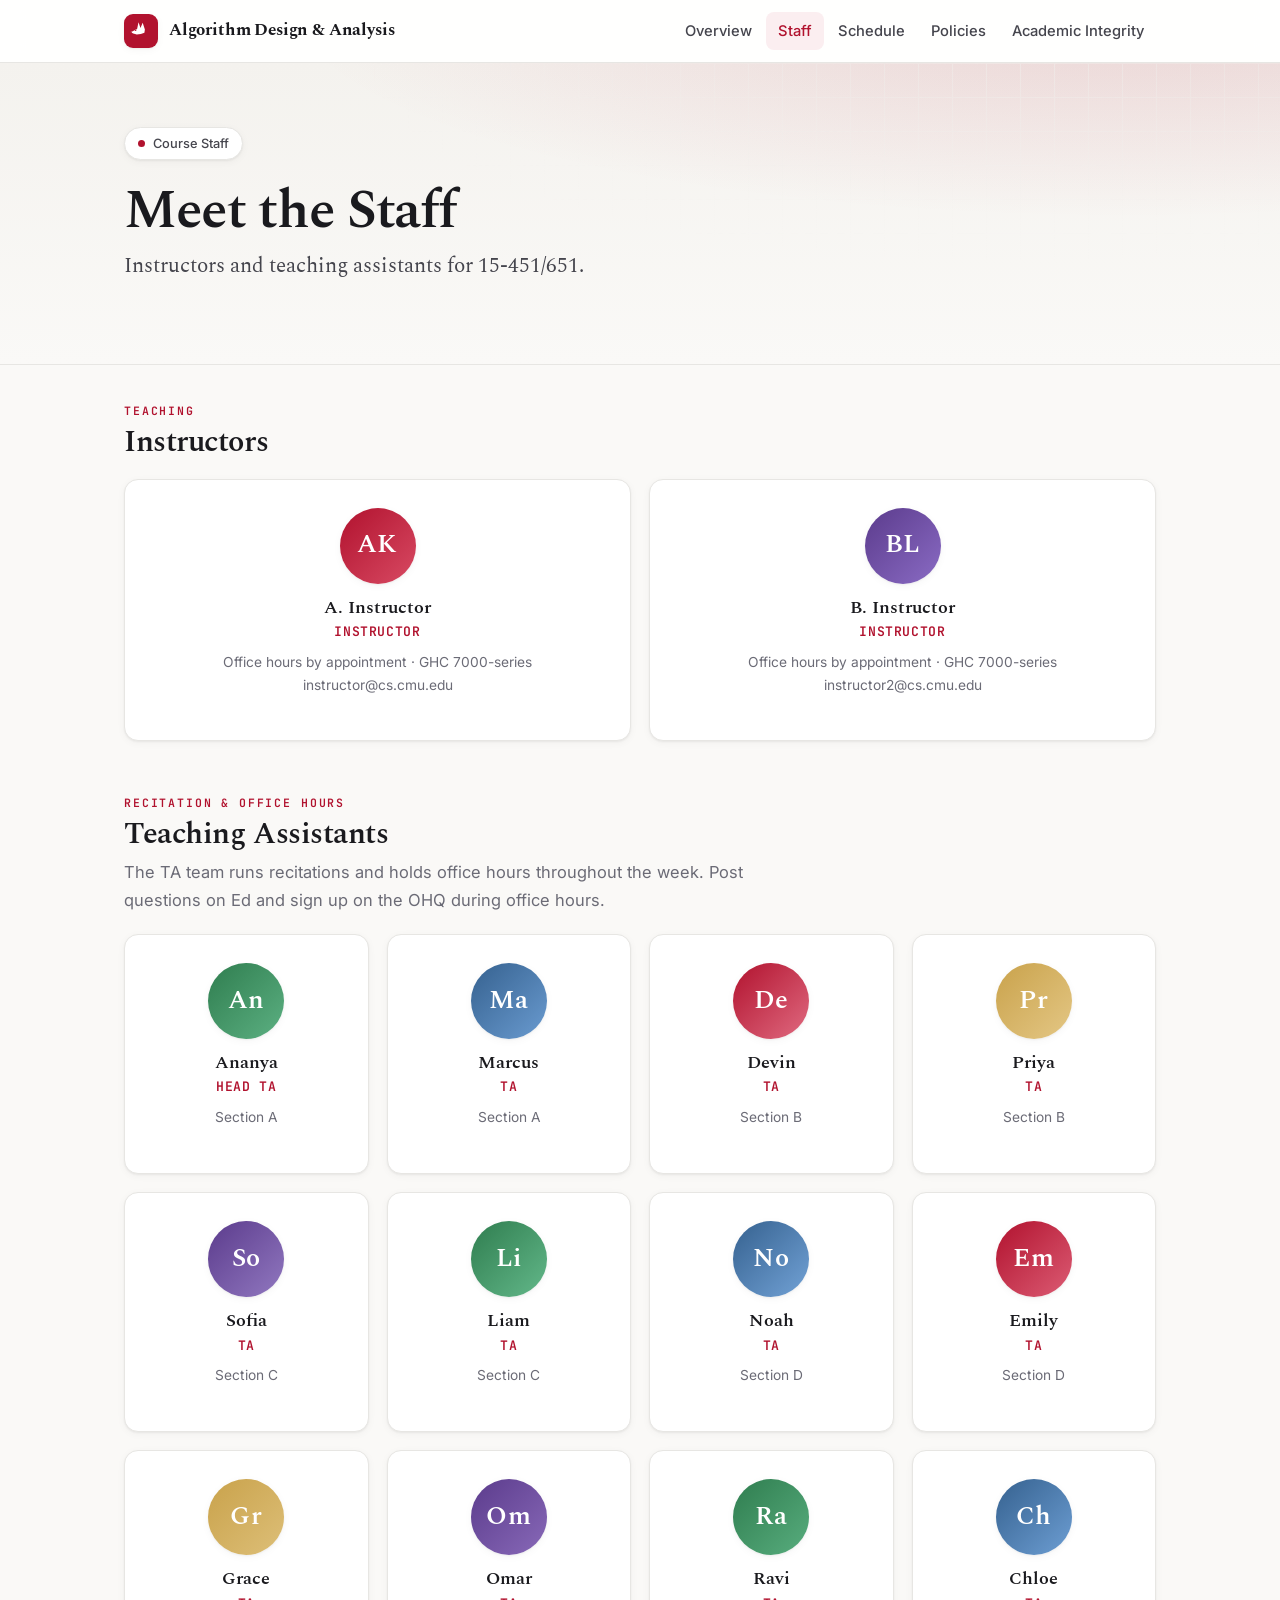
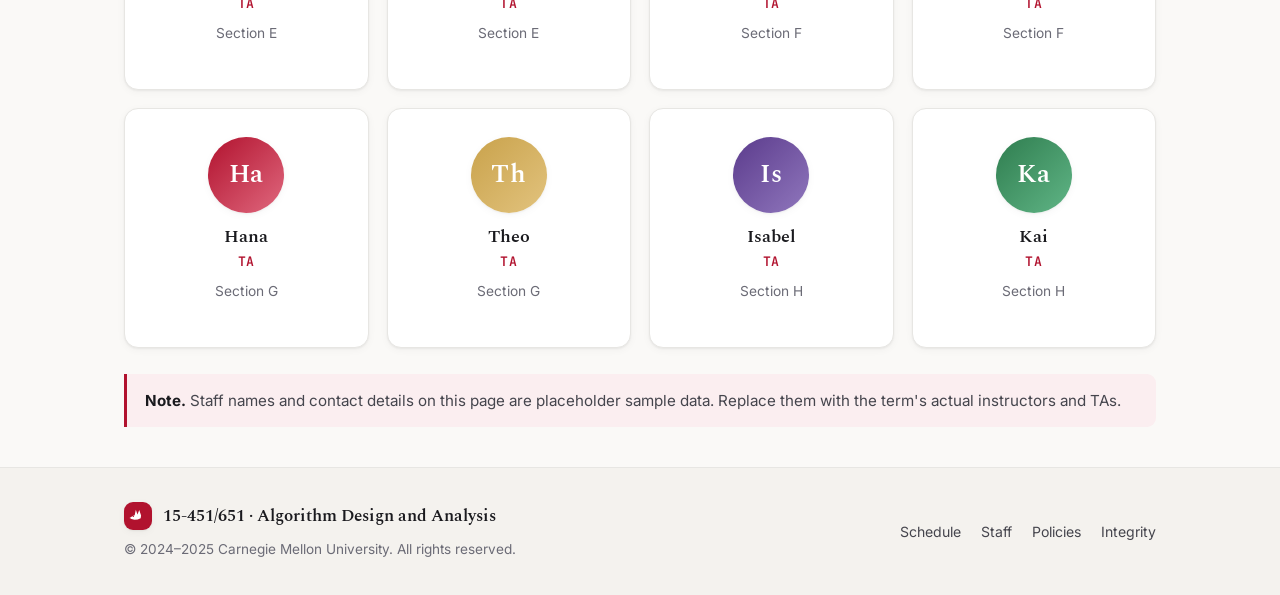
<file: staff.html>
<!DOCTYPE html>
<html lang="en">
<head>
<meta charset="UTF-8" />
<meta name="viewport" content="width=device-width, initial-scale=1.0" />
<title>Staff — 15-451/651 Algorithm Design and Analysis</title>
<meta name="description" content="Instructors and teaching assistants for 15-451/651 Algorithm Design and Analysis." />
<link rel="preconnect" href="https://fonts.googleapis.com" />
<link rel="preconnect" href="https://fonts.gstatic.com" crossorigin />
<link href="https://fonts.googleapis.com/css2?family=Spectral:ital,wght@0,400;0,500;0,600;0,700;1,400&family=Inter:wght@400;500;600;700&family=JetBrains+Mono:wght@500;600&display=swap" rel="stylesheet" />
<link rel="stylesheet" href="styles.css" />
</head>
<body>

<header class="nav">
  <div class="nav__inner">
    <a class="nav__brand" href="index.html"><span class="nav__mark"><svg class="fox-icon" viewBox="0 0 24 24" fill="currentColor" aria-hidden="true"><path fill-rule="evenodd" d="M1.8 13.7L8.4 10.3L9.9 3.5L11.9 9.4L14.2 3.9L16.5 10.8L16 14.2L12.3 15.7L8.1 16.1L4.4 15ZM6.1 11.7a0.8 0.8 0 1 0 1.6 0a0.8 0.8 0 1 0-1.6 0ZM1.88 13.5a0.62 0.62 0 1 0 1.24 0a0.62 0.62 0 1 0-1.24 0Z"/></svg></span><span>Algorithm Design &amp; Analysis</span></a>
    <button class="nav__toggle" aria-label="Menu" aria-expanded="false">
      <svg width="18" height="18" viewBox="0 0 24 24" fill="none" stroke="currentColor" stroke-width="2"><path d="M3 6h18M3 12h18M3 18h18"/></svg>
    </button>
    <nav class="nav__links">
      <a href="index.html">Overview</a>
      <a href="staff.html" class="active">Staff</a>
      <a href="schedule.html">Schedule</a>
      <a href="policies.html">Policies</a>
      <a href="integrity.html">Academic Integrity</a>
    </nav>
  </div>
</header>

<div class="hero">
  <div class="hero__grid-lines"></div>
  <div class="hero__inner">
    <span class="hero__badge"><span class="dot"></span>Course Staff</span>
    <h1>Meet the Staff</h1>
    <p class="hero__sub">Instructors and teaching assistants for 15-451/651.</p>
  </div>
</div>

<main class="wrap">

  <section class="reveal" style="margin-top:36px;">
    <p class="section-eyebrow">Teaching</p>
    <h2 class="section-title">Instructors</h2>
    <div class="grid grid-2" style="margin-top:18px;">
      <div class="card staff-card">
        <div class="staff-avatar" style="background:linear-gradient(135deg,#b1122e,#d84a63);">AK</div>
        <h3>A. Instructor</h3>
        <div class="staff-role">Instructor</div>
        <p class="staff-detail">Office hours by appointment · GHC 7000-series<br/>instructor@cs.cmu.edu</p>
      </div>
      <div class="card staff-card">
        <div class="staff-avatar" style="background:linear-gradient(135deg,#5b3b8c,#8a6bc4);">BL</div>
        <h3>B. Instructor</h3>
        <div class="staff-role">Instructor</div>
        <p class="staff-detail">Office hours by appointment · GHC 7000-series<br/>instructor2@cs.cmu.edu</p>
      </div>
    </div>
  </section>

  <section class="reveal">
    <p class="section-eyebrow">Recitation &amp; Office Hours</p>
    <h2 class="section-title">Teaching Assistants</h2>
    <p class="section-lead">The TA team runs recitations and holds office hours throughout the week.
      Post questions on Ed and sign up on the OHQ during office hours.</p>
    <div class="grid grid-4" style="margin-top:20px;">
      <div class="card staff-card"><div class="staff-avatar" style="background:linear-gradient(135deg,#2f7d4f,#5cb082);">An</div><h3>Ananya</h3><div class="staff-role">Head TA</div><p class="staff-detail">Section A</p></div>
      <div class="card staff-card"><div class="staff-avatar" style="background:linear-gradient(135deg,#35618f,#6a9bd0);">Ma</div><h3>Marcus</h3><div class="staff-role">TA</div><p class="staff-detail">Section A</p></div>
      <div class="card staff-card"><div class="staff-avatar" style="background:linear-gradient(135deg,#b1122e,#e06a80);">De</div><h3>Devin</h3><div class="staff-role">TA</div><p class="staff-detail">Section B</p></div>
      <div class="card staff-card"><div class="staff-avatar" style="background:linear-gradient(135deg,#c9a24b,#e4c785);">Pr</div><h3>Priya</h3><div class="staff-role">TA</div><p class="staff-detail">Section B</p></div>
      <div class="card staff-card"><div class="staff-avatar" style="background:linear-gradient(135deg,#5b3b8c,#9178c0);">So</div><h3>Sofia</h3><div class="staff-role">TA</div><p class="staff-detail">Section C</p></div>
      <div class="card staff-card"><div class="staff-avatar" style="background:linear-gradient(135deg,#2f7d4f,#63b88a);">Li</div><h3>Liam</h3><div class="staff-role">TA</div><p class="staff-detail">Section C</p></div>
      <div class="card staff-card"><div class="staff-avatar" style="background:linear-gradient(135deg,#35618f,#72a2d6);">No</div><h3>Noah</h3><div class="staff-role">TA</div><p class="staff-detail">Section D</p></div>
      <div class="card staff-card"><div class="staff-avatar" style="background:linear-gradient(135deg,#b1122e,#dc5c74);">Em</div><h3>Emily</h3><div class="staff-role">TA</div><p class="staff-detail">Section D</p></div>
      <div class="card staff-card"><div class="staff-avatar" style="background:linear-gradient(135deg,#c9a24b,#ddbf78);">Gr</div><h3>Grace</h3><div class="staff-role">TA</div><p class="staff-detail">Section E</p></div>
      <div class="card staff-card"><div class="staff-avatar" style="background:linear-gradient(135deg,#5b3b8c,#8869b8);">Om</div><h3>Omar</h3><div class="staff-role">TA</div><p class="staff-detail">Section E</p></div>
      <div class="card staff-card"><div class="staff-avatar" style="background:linear-gradient(135deg,#2f7d4f,#58ad7e);">Ra</div><h3>Ravi</h3><div class="staff-role">TA</div><p class="staff-detail">Section F</p></div>
      <div class="card staff-card"><div class="staff-avatar" style="background:linear-gradient(135deg,#35618f,#6d9ed3);">Ch</div><h3>Chloe</h3><div class="staff-role">TA</div><p class="staff-detail">Section F</p></div>
      <div class="card staff-card"><div class="staff-avatar" style="background:linear-gradient(135deg,#b1122e,#e0687e);">Ha</div><h3>Hana</h3><div class="staff-role">TA</div><p class="staff-detail">Section G</p></div>
      <div class="card staff-card"><div class="staff-avatar" style="background:linear-gradient(135deg,#c9a24b,#e2c37e);">Th</div><h3>Theo</h3><div class="staff-role">TA</div><p class="staff-detail">Section G</p></div>
      <div class="card staff-card"><div class="staff-avatar" style="background:linear-gradient(135deg,#5b3b8c,#9077bd);">Is</div><h3>Isabel</h3><div class="staff-role">TA</div><p class="staff-detail">Section H</p></div>
      <div class="card staff-card"><div class="staff-avatar" style="background:linear-gradient(135deg,#2f7d4f,#60b586);">Ka</div><h3>Kai</h3><div class="staff-role">TA</div><p class="staff-detail">Section H</p></div>
    </div>
    <div class="callout" style="margin-top:26px;">
      <strong>Note.</strong> Staff names and contact details on this page are placeholder sample
      data. Replace them with the term's actual instructors and TAs.
    </div>
  </section>

</main>

<footer class="footer">
  <div class="footer__inner">
    <div>
      <div class="footer__brand"><span class="nav__mark" style="width:28px;height:28px;font-size:.66rem;"><svg class="fox-icon" viewBox="0 0 24 24" fill="currentColor" aria-hidden="true"><path fill-rule="evenodd" d="M1.8 13.7L8.4 10.3L9.9 3.5L11.9 9.4L14.2 3.9L16.5 10.8L16 14.2L12.3 15.7L8.1 16.1L4.4 15ZM6.1 11.7a0.8 0.8 0 1 0 1.6 0a0.8 0.8 0 1 0-1.6 0ZM1.88 13.5a0.62 0.62 0 1 0 1.24 0a0.62 0.62 0 1 0-1.24 0Z"/></svg></span> 15-451/651 · Algorithm Design and Analysis</div>
      <p style="margin-top:8px;">© 2024–2025 Carnegie Mellon University. All rights reserved.</p>
    </div>
    <div class="footer__links">
      <a href="schedule.html">Schedule</a><a href="staff.html">Staff</a><a href="policies.html">Policies</a><a href="integrity.html">Integrity</a>
    </div>
  </div>
</footer>

<script src="site.js"></script>
</body>
</html>
</file>
<file: styles.css>
/* ==========================================================================
   15-451/651 — Algorithm Design and Analysis
   Shared stylesheet
   ========================================================================== */

:root {
  --red:        #b1122e;   /* CMU cardinal */
  --red-dark:   #8a0e24;
  --red-tint:   #fbeef0;
  --ink:        #1a1a1e;
  --ink-soft:   #45454d;
  --muted:      #6b6b76;
  --line:       #e7e6e3;
  --line-soft:  #f0efec;
  --paper:      #ffffff;
  --bg:         #faf9f7;
  --bg-alt:     #f4f2ee;
  --gold:       #c9a24b;
  --radius:     14px;
  --radius-sm:  9px;
  --shadow-sm:  0 1px 2px rgba(20,20,25,.05), 0 2px 8px rgba(20,20,25,.04);
  --shadow-md:  0 6px 24px rgba(20,20,25,.08), 0 2px 6px rgba(20,20,25,.05);
  --maxw:       1080px;
  --font-serif: "Spectral", Georgia, "Times New Roman", serif;
  --font-sans:  "Inter", -apple-system, BlinkMacSystemFont, "Segoe UI", Roboto, sans-serif;
  --font-mono:  "JetBrains Mono", ui-monospace, "SF Mono", Menlo, monospace;
}

@media (prefers-color-scheme: dark) {
  :root {
    --ink:       #ecebe8;
    --ink-soft:  #c7c6c2;
    --muted:     #9a99a3;
    --line:      #2c2b31;
    --line-soft: #232228;
    --paper:     #1a1a1f;
    --bg:        #131317;
    --bg-alt:    #1d1d22;
    --red:       #ef5670;
    --red-dark:  #f47088;
    --red-tint:  #2a1519;
    --shadow-sm: 0 1px 2px rgba(0,0,0,.3), 0 2px 8px rgba(0,0,0,.25);
    --shadow-md: 0 6px 24px rgba(0,0,0,.4), 0 2px 6px rgba(0,0,0,.3);
  }
}

* { box-sizing: border-box; }

html { scroll-behavior: smooth; scroll-padding-top: 90px; }

body {
  margin: 0;
  font-family: var(--font-sans);
  color: var(--ink);
  background: var(--bg);
  line-height: 1.65;
  font-size: 16.5px;
  -webkit-font-smoothing: antialiased;
  text-rendering: optimizeLegibility;
}

h1, h2, h3, h4 { font-family: var(--font-serif); font-weight: 600; line-height: 1.18; color: var(--ink); }
a { color: var(--red); text-decoration: none; transition: color .15s; }
a:hover { color: var(--red-dark); }
p { margin: 0 0 1rem; }

/* ---------- Top navigation ---------------------------------------------- */
.nav {
  position: sticky; top: 0; z-index: 50;
  background: color-mix(in srgb, var(--paper) 88%, transparent);
  backdrop-filter: saturate(1.4) blur(12px);
  -webkit-backdrop-filter: saturate(1.4) blur(12px);
  border-bottom: 1px solid var(--line);
}
.nav__inner {
  max-width: var(--maxw); margin: 0 auto; padding: 0 24px;
  display: flex; align-items: center; gap: 8px; min-height: 62px;
}
.nav__brand {
  display: flex; align-items: center; gap: 11px;
  font-family: var(--font-serif); font-weight: 700; font-size: 1.05rem;
  color: var(--ink); margin-right: auto; letter-spacing: -.01em;
  white-space: nowrap;
}
.nav__brand span:last-child { white-space: nowrap; }
.nav__mark { flex-shrink: 0; }
.nav__brand:hover { color: var(--ink); }
.nav__mark {
  display: grid; place-items: center;
  width: 34px; height: 34px; border-radius: 9px;
  background: var(--red); color: #fff;
  font-family: var(--font-mono); font-weight: 700; font-size: .78rem;
  box-shadow: var(--shadow-sm);
}
.nav__mark .fox-icon { width: 68%; height: 68%; display: block; }
.nav__links { display: flex; align-items: center; gap: 2px; flex-wrap: wrap; }
.nav__links a {
  color: var(--ink-soft); font-size: .92rem; font-weight: 500;
  padding: 7px 12px; border-radius: 8px; white-space: nowrap;
  transition: background .15s, color .15s;
}
.nav__links a:hover { background: var(--bg-alt); color: var(--ink); }
.nav__links a.active { color: var(--red); background: var(--red-tint); }
.nav__ext {
  display: inline-flex; align-items: center; gap: 6px;
  border: 1px solid var(--line); border-radius: 8px;
}
.nav__ext svg { width: 14px; height: 14px; }
.nav__sep { width: 1px; height: 22px; background: var(--line); margin: 0 6px; }
.nav__toggle {
  display: none; background: none; border: 1px solid var(--line);
  border-radius: 8px; padding: 7px 9px; cursor: pointer; color: var(--ink);
}

/* ---------- Layout ------------------------------------------------------ */
.wrap { max-width: var(--maxw); margin: 0 auto; padding: 0 24px; }
main { padding-bottom: 80px; }
section { margin-top: 52px; }
.section-eyebrow {
  font-family: var(--font-mono); font-size: .72rem; letter-spacing: .16em;
  text-transform: uppercase; color: var(--red); font-weight: 600; margin-bottom: 6px;
}
h2.section-title { font-size: 1.85rem; margin: 0 0 6px; letter-spacing: -.015em; }
.section-lead { color: var(--muted); max-width: 62ch; margin-bottom: 4px; }

/* ---------- Hero -------------------------------------------------------- */
.hero {
  position: relative; overflow: hidden;
  background:
    radial-gradient(120% 130% at 88% -20%, color-mix(in srgb, var(--red) 14%, transparent), transparent 55%),
    linear-gradient(180deg, var(--bg-alt), var(--bg));
  border-bottom: 1px solid var(--line);
}
.hero__grid-lines {
  position: absolute; inset: 0; opacity: .5; pointer-events: none;
  background-image: linear-gradient(var(--line-soft) 1px, transparent 1px),
                    linear-gradient(90deg, var(--line-soft) 1px, transparent 1px);
  background-size: 34px 34px;
  -webkit-mask-image: radial-gradient(70% 90% at 80% 0%, #000, transparent 75%);
          mask-image: radial-gradient(70% 90% at 80% 0%, #000, transparent 75%);
}
.hero__inner { position: relative; max-width: var(--maxw); margin: 0 auto; padding: 64px 24px 56px; }
.hero__badge {
  display: inline-flex; align-items: center; gap: 8px;
  background: var(--paper); border: 1px solid var(--line);
  padding: 5px 13px; border-radius: 100px; font-size: .8rem; color: var(--ink-soft);
  box-shadow: var(--shadow-sm); margin-bottom: 20px; font-weight: 500;
}
.hero__badge .dot { width: 7px; height: 7px; border-radius: 50%; background: var(--red); }
.hero h1 { font-size: clamp(2.1rem, 5vw, 3.35rem); letter-spacing: -.025em; margin: 0 0 6px; }
.hero__course-no { color: var(--red); }
.hero__sub { font-size: clamp(1.05rem, 2vw, 1.3rem); color: var(--ink-soft); font-family: var(--font-serif); font-weight: 400; margin: 0 0 24px; }
.hero__meta { display: flex; flex-wrap: wrap; gap: 10px 22px; font-size: .92rem; color: var(--ink-soft); }
.hero__meta span { display: inline-flex; align-items: center; gap: 8px; }
.hero__meta svg { width: 16px; height: 16px; color: var(--red); flex-shrink: 0; }

/* ---------- Cards / grids ---------------------------------------------- */
.card {
  background: var(--paper); border: 1px solid var(--line);
  border-radius: var(--radius); padding: 26px; box-shadow: var(--shadow-sm);
}
.grid { display: grid; gap: 18px; }
.grid-2 { grid-template-columns: repeat(2, 1fr); }
.grid-3 { grid-template-columns: repeat(3, 1fr); }
.grid-4 { grid-template-columns: repeat(auto-fill, minmax(220px, 1fr)); }

.info-card { display: flex; gap: 16px; align-items: flex-start; }
.info-card__icon {
  flex-shrink: 0; width: 42px; height: 42px; border-radius: 11px;
  display: grid; place-items: center; background: var(--red-tint); color: var(--red);
}
.info-card__icon svg { width: 21px; height: 21px; }
.info-card h3 { margin: 2px 0 5px; font-size: 1.12rem; }
.info-card p { margin: 0; color: var(--muted); font-size: .93rem; }
.info-card strong { color: var(--ink); font-weight: 600; }

/* ---------- Prose ------------------------------------------------------- */
.prose { max-width: 72ch; }
.prose h3 { font-size: 1.28rem; margin: 32px 0 10px; }
.prose h4 { font-size: 1.05rem; margin: 24px 0 8px; font-family: var(--font-sans); font-weight: 700; }
.prose ul, .prose ol { padding-left: 1.3em; margin: 0 0 1rem; }
.prose li { margin-bottom: .45rem; }
.prose li::marker { color: var(--red); }
.callout {
  border-left: 3px solid var(--red); background: var(--red-tint);
  padding: 14px 18px; border-radius: 0 var(--radius-sm) var(--radius-sm) 0;
  margin: 20px 0; color: var(--ink-soft); font-size: .95rem;
}
.callout strong { color: var(--ink); }

/* ---------- Tables ------------------------------------------------------ */
.table-wrap { overflow-x: auto; border: 1px solid var(--line); border-radius: var(--radius); box-shadow: var(--shadow-sm); background: var(--paper); }
table { width: 100%; border-collapse: collapse; font-size: .93rem; }
thead th {
  background: var(--bg-alt); text-align: left; padding: 13px 16px;
  font-family: var(--font-mono); font-size: .7rem; letter-spacing: .1em; text-transform: uppercase;
  color: var(--muted); font-weight: 600; border-bottom: 1px solid var(--line); white-space: nowrap;
}
tbody td { padding: 13px 16px; border-bottom: 1px solid var(--line-soft); vertical-align: middle; }
tbody tr:last-child td { border-bottom: none; }
tbody tr { transition: background .12s; }
tbody tr:hover { background: var(--bg-alt); }
.tag {
  display: inline-block; padding: 2px 9px; border-radius: 100px; font-size: .74rem;
  font-weight: 600; font-family: var(--font-mono); letter-spacing: .02em;
}
.tag--review { background: #eef3fb; color: #35618f; }
.tag--problem { background: #eef7f0; color: #2f7d4f; }
@media (prefers-color-scheme: dark) {
  .tag--review { background: #1a2634; color: #7fb0e0; }
  .tag--problem { background: #16281c; color: #78c592; }
}

/* ---------- Schedule ---------------------------------------------------- */
.sched-unit td {
  background: var(--ink); color: #fff; font-family: var(--font-serif);
  font-weight: 600; font-size: .98rem; letter-spacing: .01em; padding: 11px 16px;
}
@media (prefers-color-scheme: dark) { .sched-unit td { background: #000; } }
.sched-unit .u-idx { color: var(--gold); font-family: var(--font-mono); font-size: .78rem; margin-right: 10px; }
.sched-break td {
  background: repeating-linear-gradient(45deg, var(--bg-alt), var(--bg-alt) 10px, var(--bg) 10px, var(--bg) 20px);
  text-align: center; font-style: italic; color: var(--muted); padding: 10px; font-size: .88rem;
}
.lec-no {
  display: inline-grid; place-items: center; min-width: 30px; height: 30px; padding: 0 7px;
  background: var(--red-tint); color: var(--red); border-radius: 8px;
  font-family: var(--font-mono); font-weight: 600; font-size: .82rem;
}
.lec-topic { font-weight: 600; color: var(--ink); }
.lec-desc { color: var(--muted); font-size: .84rem; margin-top: 2px; display: block; max-width: 52ch; }
.lec-date { font-family: var(--font-mono); font-size: .82rem; color: var(--ink-soft); white-space: nowrap; }
.pdf-link {
  display: inline-flex; align-items: center; gap: 6px; font-size: .82rem; font-weight: 600;
  padding: 6px 11px; border: 1px solid var(--line); border-radius: 8px; color: var(--ink-soft);
  background: var(--paper); white-space: nowrap; transition: all .14s;
}
.pdf-link:hover { border-color: var(--red); color: var(--red); background: var(--red-tint); transform: translateY(-1px); }
.pdf-link svg { width: 14px; height: 14px; }
.pdf-link--soon { opacity: .5; pointer-events: none; }

/* ---------- Staff ------------------------------------------------------- */
.staff-card { text-align: center; padding: 28px 20px; transition: transform .16s, box-shadow .16s; }
.staff-card:hover { transform: translateY(-3px); box-shadow: var(--shadow-md); }
.staff-avatar {
  width: 76px; height: 76px; border-radius: 50%; margin: 0 auto 14px;
  display: grid; place-items: center; font-family: var(--font-serif); font-weight: 600;
  font-size: 1.6rem; color: #fff; letter-spacing: .01em; box-shadow: var(--shadow-sm);
}
.staff-card h3 { font-size: 1.1rem; margin: 0 0 3px; }
.staff-role { font-size: .82rem; color: var(--red); font-weight: 600; font-family: var(--font-mono); text-transform: uppercase; letter-spacing: .05em; }
.staff-detail { font-size: .86rem; color: var(--muted); margin-top: 8px; }

/* ---------- Recitation staff mini ------------------------------------- */
.rec-staff { font-size: .9rem; color: var(--ink-soft); }

/* ---------- Buttons / pills -------------------------------------------- */
.btn {
  display: inline-flex; align-items: center; gap: 8px; padding: 10px 18px;
  background: var(--red); color: #fff; border-radius: 10px; font-weight: 600;
  font-size: .92rem; box-shadow: var(--shadow-sm); transition: background .15s, transform .15s;
}
.btn:hover { background: var(--red-dark); color: #fff; transform: translateY(-1px); }
.btn--ghost { background: var(--paper); color: var(--ink); border: 1px solid var(--line); }
.btn--ghost:hover { background: var(--bg-alt); color: var(--ink); }
.btn svg { width: 16px; height: 16px; }

/* ---------- Calendar embed --------------------------------------------- */
.cal-frame {
  width: 100%; aspect-ratio: 16 / 9; min-height: 420px; border: none;
  border-radius: var(--radius); box-shadow: var(--shadow-sm); background: var(--paper);
}

/* ---------- PDF preview modal ------------------------------------------ */
.pdf-modal {
  position: fixed; inset: 0; z-index: 100;
  display: flex; align-items: center; justify-content: center;
  padding: clamp(10px, 3vw, 40px);
  background: rgba(16, 14, 18, .55);
  backdrop-filter: blur(4px); -webkit-backdrop-filter: blur(4px);
  opacity: 0; visibility: hidden; transition: opacity .2s ease, visibility .2s ease;
}
.pdf-modal.open { opacity: 1; visibility: visible; }
.pdf-modal__panel {
  display: flex; flex-direction: column; width: min(1000px, 100%); height: 100%;
  background: var(--paper); border: 1px solid var(--line);
  border-radius: var(--radius); box-shadow: var(--shadow-md); overflow: hidden;
  transform: translateY(12px) scale(.99); transition: transform .22s ease;
}
.pdf-modal.open .pdf-modal__panel { transform: none; }
.pdf-modal__bar {
  display: flex; align-items: center; gap: 12px;
  padding: 12px 14px 12px 18px; border-bottom: 1px solid var(--line); background: var(--bg-alt);
}
.pdf-modal__title {
  font-family: var(--font-serif); font-weight: 600; font-size: 1rem; color: var(--ink);
  margin-right: auto; min-width: 0; overflow: hidden; text-overflow: ellipsis; white-space: nowrap;
}
.pdf-modal__title small { display: block; font-family: var(--font-mono); font-size: .68rem; letter-spacing: .1em; text-transform: uppercase; color: var(--red); font-weight: 600; }
.pdf-modal__actions { display: flex; align-items: center; gap: 8px; flex-shrink: 0; }
.pdf-modal__btn {
  display: inline-flex; align-items: center; gap: 6px; padding: 7px 12px;
  border: 1px solid var(--line); border-radius: 8px; background: var(--paper);
  color: var(--ink-soft); font-size: .82rem; font-weight: 600; cursor: pointer; transition: all .14s;
}
.pdf-modal__btn:hover { border-color: var(--red); color: var(--red); background: var(--red-tint); }
.pdf-modal__btn svg { width: 14px; height: 14px; }
.pdf-modal__close {
  display: grid; place-items: center; width: 34px; height: 34px; padding: 0;
  border: 1px solid var(--line); border-radius: 8px; background: var(--paper);
  color: var(--ink-soft); cursor: pointer; transition: all .14s;
}
.pdf-modal__close:hover { border-color: var(--red); color: var(--red); background: var(--red-tint); }
.pdf-modal__close svg { width: 16px; height: 16px; }
.pdf-modal__doc {
  flex: 1; width: 100%; overflow-y: auto; background: var(--bg);
  padding: 20px 16px; display: flex; flex-direction: column; align-items: center; gap: 16px;
  scroll-behavior: smooth;
}
.pdf-page {
  max-width: 100%; height: auto; border-radius: 4px;
  box-shadow: 0 2px 12px rgba(20,20,25,.16); background: #fff;
}
.pdf-status {
  margin: auto; display: flex; flex-direction: column; align-items: center; gap: 14px;
  color: var(--muted); font-size: .92rem; text-align: center; padding: 30px;
}
.pdf-spinner {
  width: 34px; height: 34px; border-radius: 50%;
  border: 3px solid var(--line); border-top-color: var(--red);
  animation: pdf-spin .8s linear infinite;
}
@keyframes pdf-spin { to { transform: rotate(360deg); } }
@media (prefers-reduced-motion: reduce) { .pdf-spinner { animation-duration: 2s; } }
@media (max-width: 560px) {
  .pdf-modal__btn span { display: none; }
  .pdf-modal__btn { padding: 7px 9px; }
}
body.pdf-open { overflow: hidden; }

/* ---------- Footer ------------------------------------------------------ */
.footer { border-top: 1px solid var(--line); background: var(--bg-alt); margin-top: 40px; }
.footer__inner {
  max-width: var(--maxw); margin: 0 auto; padding: 34px 24px;
  display: flex; flex-wrap: wrap; gap: 18px 40px; align-items: center; justify-content: space-between;
}
.footer__brand { display: flex; align-items: center; gap: 11px; font-family: var(--font-serif); font-weight: 600; color: var(--ink); }
.footer p { margin: 0; color: var(--muted); font-size: .85rem; }
.footer__links { display: flex; gap: 20px; font-size: .88rem; }
.footer__links a { color: var(--ink-soft); }

/* ---------- Utilities --------------------------------------------------- */
.reveal { opacity: 0; transform: translateY(16px); transition: opacity .55s ease, transform .55s ease; }
.reveal.in { opacity: 1; transform: none; }

/* ---------- Responsive -------------------------------------------------- */
@media (max-width: 860px) {
  .grid-2, .grid-3 { grid-template-columns: 1fr; }
  .nav__links {
    position: absolute; top: 62px; left: 0; right: 0;
    flex-direction: column; align-items: stretch; gap: 2px;
    background: var(--paper); border-bottom: 1px solid var(--line);
    padding: 10px 16px 16px; box-shadow: var(--shadow-md);
    display: none;
  }
  .nav__links.open { display: flex; }
  .nav__links a { padding: 11px 12px; }
  .nav__sep { display: none; }
  .nav__toggle { display: inline-flex; }
  .lec-desc { display: none; }
}
@media (prefers-reduced-motion: reduce) {
  * { scroll-behavior: auto !important; }
  .reveal { opacity: 1; transform: none; transition: none; }
}
</file>
